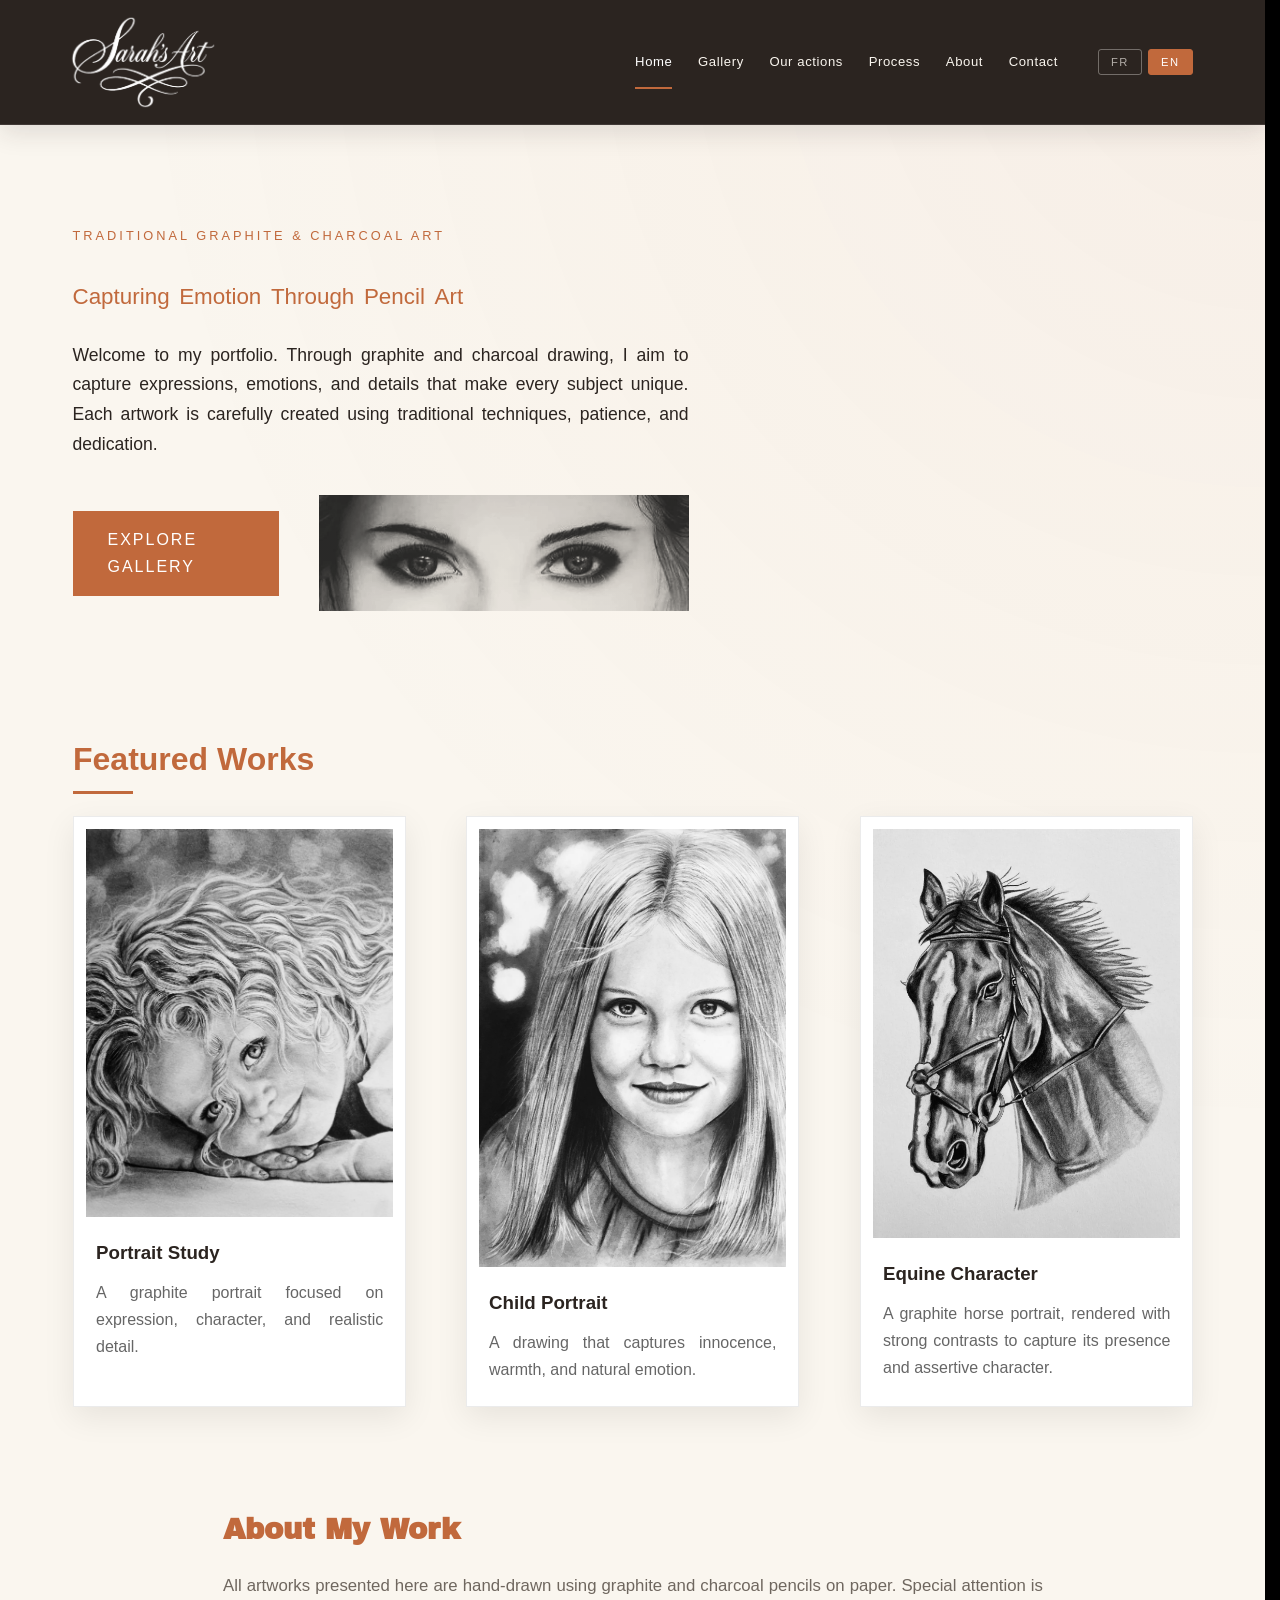
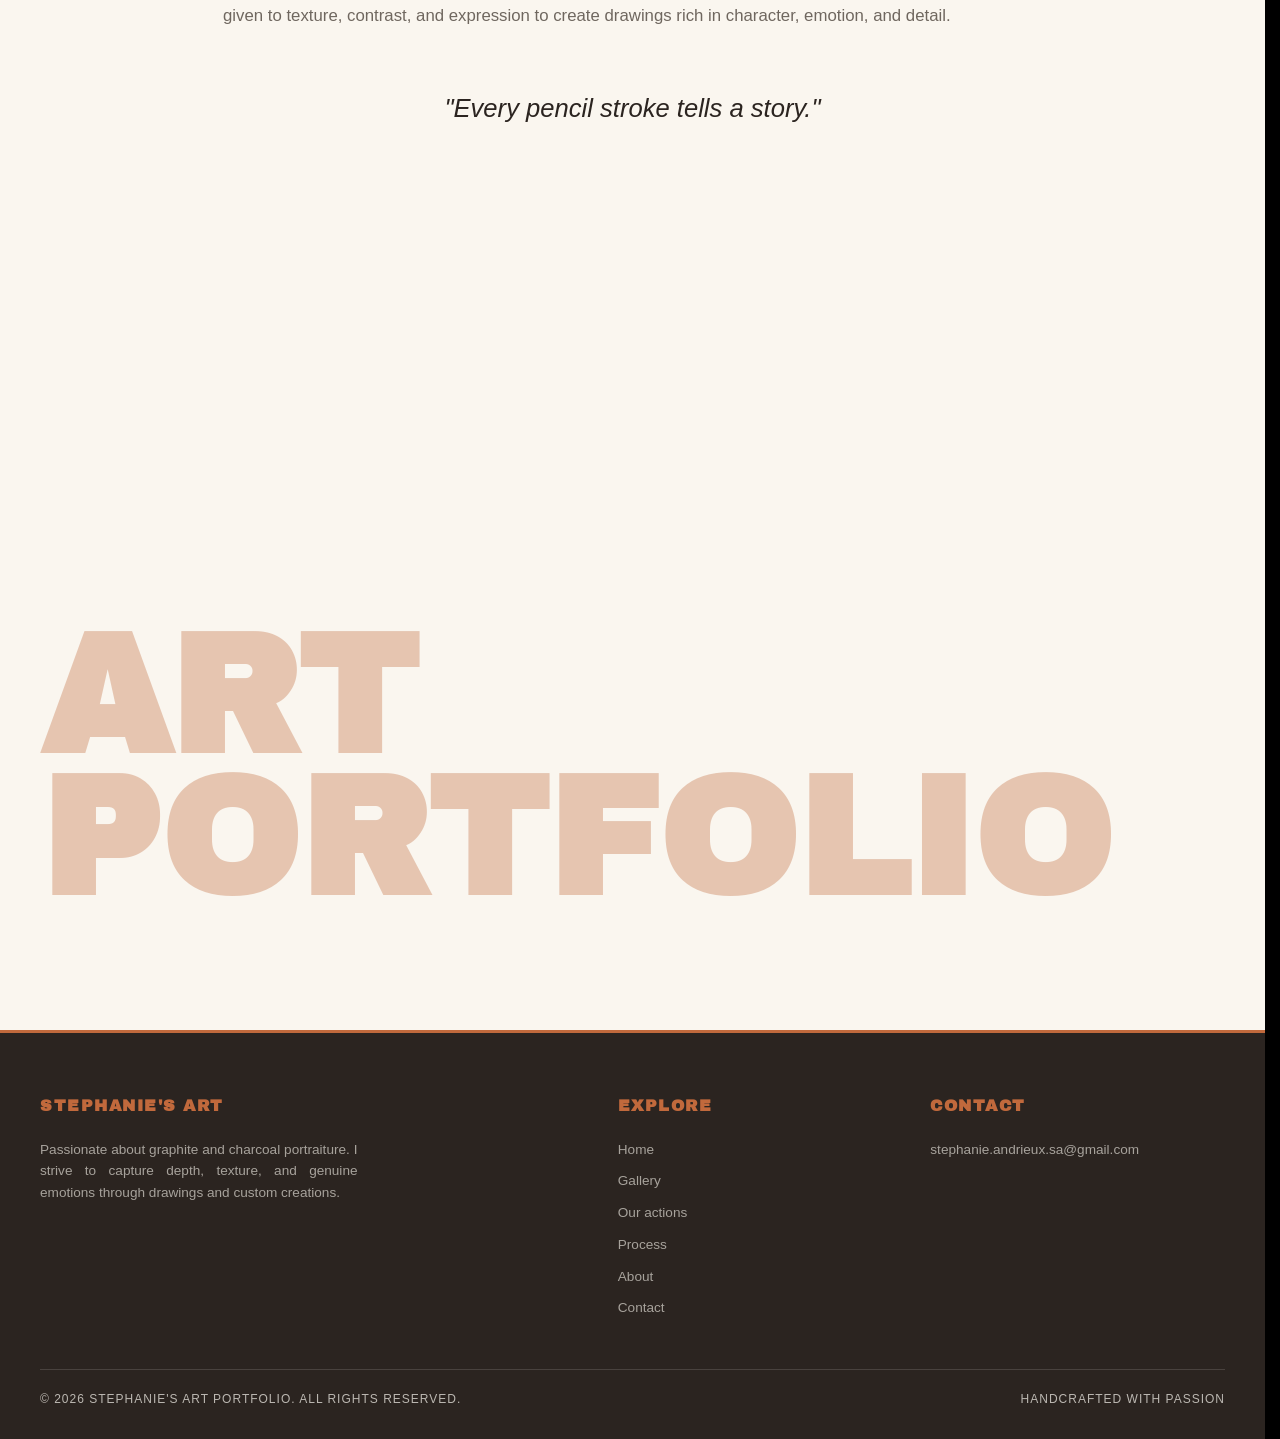
<file: index.html>
<!DOCTYPE html>
<html lang="en">

<head>
    <meta charset="UTF-8">
    <meta name="viewport" content="width=device-width, initial-scale=1.0">
    <title>Stephanie’s Art Portfolio</title>

    <script>
        (function () {
            try {
                if (sessionStorage.getItem('splashShown')) {
                    document.documentElement.classList.add('splash-skipped');
                }
            } catch (e) { }
            var l;
            try { l = localStorage.getItem('stephanie-art-lang'); } catch (e) { }
            if (l !== 'en' && l !== 'fr') { l = (navigator.language || '').slice(0, 2) === 'fr' ? 'fr' : 'en'; }
            document.documentElement.lang = l;
            document.documentElement.classList.add('i18n-loading');
        })();
    </script>
    <style>
        html {
            background: #000;
        }
        html.splash-skipped {
            background: #faf6ef !important;
        }
        html.splash-skipped #splash {
            display: none !important;
        }
    </style>

    <link rel="icon" type="image/webp" href="Images/Logo.webp">
    <link rel="canonical" href="https://stephanie-andrieux.github.io/gallery/">

    <meta property="og:type" content="website">
    <meta property="og:site_name" content="Stephanie’s Art Portfolio">
    <meta property="og:title" content="Stephanie’s Art Portfolio">
    <meta property="og:url" content="https://stephanie-andrieux.github.io/gallery/">
    <meta property="og:image" content="https://stephanie-andrieux.github.io/gallery/Images/Dessin1.webp">
    <meta property="og:image:secure_url" content="https://stephanie-andrieux.github.io/gallery/Images/Dessin1.webp">
    <meta property="og:image:type" content="image/webp">
    <meta property="og:image:alt" content="Portrait au crayon d’une petite fille">
    <meta property="og:locale" content="en_US">
    <meta property="og:locale:alternate" content="fr_FR">

    <meta name="twitter:card" content="summary_large_image">
    <meta name="twitter:title" content="Stephanie’s Art Portfolio">
    <meta name="twitter:image" content="https://stephanie-andrieux.github.io/gallery/Images/Dessin1.webp">

    <link rel="preconnect" href="https://fonts.googleapis.com">
    <link rel="preconnect" href="https://fonts.gstatic.com" crossorigin>
    <link href="https://fonts.googleapis.com/css2?family=Archivo+Black&display=swap" rel="stylesheet" media="print"
        onload="this.media='all'">
    <noscript>
        <link href="https://fonts.googleapis.com/css2?family=Archivo+Black&display=swap" rel="stylesheet">
    </noscript>
    <link rel="stylesheet" href="language.css">
    <link rel="stylesheet" href="site-shell.css">
    
    <style>
        /* =========================
           SPLASH SCREEN
        ========================= */
        .splash-screen {
            position: fixed;
            top: 0;
            left: 0;
            width: 100%;
            height: 100%;
            background: #000;
            display: flex;
            align-items: center;
            justify-content: center;
            z-index: 9999;
            transition: opacity 0.8s ease, visibility 0.8s ease;
        }

        .splash-screen.hidden {
            opacity: 0;
            visibility: hidden;
        }

        .splash-screen img {
            max-width: 50%;
            max-height: 50%;
            animation: fadeInScale 1.5s ease;
        }

        @keyframes fadeInScale {
            from {
                opacity: 0;
                transform: scale(0.8);
            }

            to {
                opacity: 1;
                transform: scale(1);
            }
        }

        * {
            margin: 0;
            padding: 0;
            box-sizing: border-box;
        }

        html {
            scroll-behavior: smooth;
        }

        body {
            font-family: 'Arial', sans-serif;
            background:
                radial-gradient(circle at top right,
                    rgba(193, 105, 60, 0.05),
                    transparent 35%),
                #faf6ef;
            color: #2b2420;
            line-height: 1.7;
            overflow-x: clip;
        }

        /* Navigation styles managed centrally by site-shell.css */

        /* =========================
           HERO
        ========================= */

        .hero {
            max-width: 1200px;
            margin: auto;
            padding: 100px 40px 80px;
            animation: fadeIn 0.8s ease;
            display: flex;
            align-items: flex-start;
            justify-content: space-between;
            gap: 40px;
        }

        .hero-content {
            flex: 1;
            min-width: 0;
            max-width: 55%;
        }

        .intro {
            color: #c1693c;
            text-transform: uppercase;
            letter-spacing: 3px;
            font-size: 0.8rem;
            margin-bottom: 10px;

            opacity: 0;
            animation: fadeIn .6s ease forwards;
            animation-delay: 1.6s;
        }

        .hero h1 {
            font-family: 'Archivo Black', sans-serif;
            font-size: clamp(1.35rem, 5.8vw, 6rem);
            line-height: 1.2;
            margin-bottom: 15px;
            padding-bottom: 0.06em;
            text-shadow: 0 8px 20px rgba(0, 0, 0, 0.08);
            white-space: nowrap;
            overflow: visible;
            max-width: 100%;
            opacity: 0;
        }

        .hero h1.typing-active {
            opacity: 1;
        }

        .typed-cursor {
            animation: blinkCursor 0.8s step-end infinite;
            font-weight: 400;
        }

        @keyframes blinkCursor {

            0%,
            100% {
                opacity: 1;
            }

            50% {
                opacity: 0;
            }
        }

        .true-focus-wrapper {
            display: flex;
            gap: 0.6rem;
            align-items: center;
            flex-wrap: wrap;
            margin-bottom: 25px;
            opacity: 0;
            animation: fadeIn 0.6s ease forwards;
            animation-delay: 2.2s;
        }

        .focus-word {
            position: relative;
            font-size: 1.4rem;
            font-family: 'Arial', sans-serif;
            font-weight: normal;
            color: #c1693c;
            cursor: default;
            transition: filter 0.5s ease, color 0.5s ease;
        }

        .focus-word.blurred {
            filter: blur(5px);
            color: #999;
        }

        .focus-word.focused {
            filter: blur(0px);
            color: #c1693c;
        }

        .focus-word.focused::before,
        .focus-word.focused::after {
            content: "";
            position: absolute;
            width: 10px;
            height: 10px;
            border-color: #c1693c;
            border-style: solid;
            transition: all 0.3s ease;
        }

        .focus-word.focused::before {
            top: -4px;
            left: -6px;
            border-width: 2px 0 0 2px;
        }

        .focus-word.focused::after {
            bottom: -4px;
            right: -6px;
            border-width: 0 2px 2px 0;
        }

        .hero-text {
            max-width: 700px;
            font-size: 1.1rem;
            margin-bottom: 35px;
            text-align: justify;
            opacity: 0;
            animation: fadeIn 0.6s ease forwards;
            animation-delay: 2.7s;
        }

        .btn-gallery {
            display: inline-block;
            padding: 15px 35px;
            background: #c1693c;
            color: white;
            text-decoration: none;
            text-transform: uppercase;
            letter-spacing: 2px;
            transition: 0.4s;
            opacity: 0;
            animation: fadeIn 0.6s ease forwards;
            animation-delay: 3.1s;
            position: relative;
            overflow: hidden;
        }

        .btn-gallery::before {
            content: "";
            position: absolute;
            top: 0;
            left: -120%;
            width: 100%;
            height: 100%;
            background: rgba(255, 255, 255, 0.2);
            transform: skewX(-25deg);
        }

        .btn-gallery:hover::before {
            left: 120%;
            transition: .7s;
        }

        .btn-gallery:hover {
            transform: translateY(-4px);
            box-shadow: 0 15px 30px rgba(193, 105, 60, 0.35);
        }

        .btn-eyes-row {
            display: flex;
            align-items: center;
            gap: 40px;
        }

        .eyes-hero {
            width: 60%;
            max-width: 800px;
            min-width: 150px;
            opacity: 0;
            mix-blend-mode: multiply;
            flex-shrink: 0;
            will-change: transform;
            animation: fadeInEyes 0.6s ease forwards;
            animation-delay: 3.3s;
        }

        @keyframes fadeInEyes {
            from {
                opacity: 0;
            }

            to {
                opacity: 0.85;
            }
        }

        /* =========================
           FEATURED WORKS
        ========================= */

        .featured {
            max-width: 1200px;
            margin: auto;
            padding: 40px;
        }

        .section-title {
            color: #c1693c;
            margin-bottom: 30px;
            font-size: 2rem;
            position: relative;
            display: inline-block;
        }

        .section-title::after {
            content: "";
            position: absolute;
            left: 0;
            bottom: -8px;
            width: 0;
            height: 3px;
            background: #c1693c;
            animation: drawLine 0.8s ease forwards;
            animation-delay: 0.5s;
        }

        @keyframes drawLine {
            to { width: 60px; }
        }

        .featured-grid {
            display: grid;
            grid-template-columns: repeat(auto-fit, minmax(280px, 1fr));
            gap: 60px;
        }

        .art-card {
            background: white;
            padding: 12px;
            border: 1px solid rgba(0, 0, 0, 0.08);
            box-shadow: 0 10px 30px rgba(0, 0, 0, 0.08);
            overflow: hidden;
            transition: transform .5s ease, box-shadow .5s ease;
        }

        .art-card:hover {
            transform: translateY(-8px);
            box-shadow: 0 20px 50px rgba(0, 0, 0, 0.15);
        }

        .art-card img {
            width: 100%;
            height: auto;
            display: block;
            filter: grayscale(100%);
            transition: transform .8s ease, filter .8s ease;
        }

        .art-card:hover img {
            transform: scale(1.03);
            filter: grayscale(0%) contrast(115%);
        }

        .art-card-content {
            padding: 20px 10px 10px;
        }

        .art-card h3 {
            margin-bottom: 10px;
        }

        .art-card p {
            color: #666;
            text-align: justify;
        }

        /* =========================
           ABOUT
        ========================= */

        .about-preview {
            max-width: 900px;
            margin: 60px auto 20px;
            padding: 0 40px;
        }

        .about-preview p {
            text-align: justify;
            text-justify: inter-word;
            line-height: 1.8;
            color: #6f675f;
            font-size: 1.05rem;
        }

        .about-preview h2 {
            font-family: 'Archivo Black', sans-serif;
            font-size: 1.8rem;
            color: #c1693c;
            margin-bottom: 16px;
        }

        .quote {
            text-align: center;
            padding: 35px 30px;
            font-size: 1.6rem;
            font-style: italic;
            color: #2b2420;
            transition: .4s;
        }

        .quote:hover {
            transform: scale(1.02);
            letter-spacing: 0.5px;
        }

        /* =========================
           BEYOND THE DRAWING
        ========================= */

        .beyond-drawing {
            max-width: 900px;
            margin: 10px auto 50px;
            padding: 0 40px;
        }

        .beyond-title {
            font-family: 'Archivo Black', sans-serif;
            font-size: 1.8rem;
            color: #c1693c;
            margin-bottom: 16px;
            position: relative;
            display: inline-block;
        }

        .beyond-title::after {
            content: '';
            position: absolute;
            left: 0;
            bottom: -8px;
            width: 0;
            height: 3px;
            background: #c1693c;
            animation: drawLine 0.8s ease forwards;
            animation-delay: 0.5s;
        }

        .beyond-lead {
            font-size: 1.1rem;
            font-weight: 600;
            color: #2b2420;
            margin-bottom: 14px;
            line-height: 1.6;
            text-align: justify;
            text-justify: inter-word;
        }

        .beyond-drawing p {
            color: #6f675f;
            text-align: justify;
            text-justify: inter-word;
            line-height: 1.8;
            margin-bottom: 12px;
            font-size: 1.02rem;
        }

        .beyond-drawing p.beyond-conclusion {
            font-family: 'Arial', sans-serif;
            color: #2b2420;
            font-size: 1.5rem;
            font-weight: normal;
            font-style: italic;
            border-left: 3px solid #c1693c;
            padding: 4px 0 4px 22px;
            margin-top: 20px;
            margin-bottom: 0;
            line-height: 1.6;
            text-align: justify;
            text-justify: inter-word;
        }

        .big-tagline {
            padding: 20px 40px 40px;
            overflow: hidden;
        }

        .big-tagline h2 {
            font-family: 'Archivo Black', sans-serif;
            font-size: clamp(3rem, 13vw, 12rem);
            line-height: 0.85;
            color: rgba(193, 105, 60, 0.35);
            text-transform: uppercase;
            animation: floatText 6s ease-in-out infinite;
        }

        .big-tagline:hover h2 {
            letter-spacing: 10px;
        }

        /* =========================
           FOOTER
        ========================= */

        footer {
            background: #2b2420;
            color: rgba(250, 246, 239, 0.7);
            padding: 60px 40px 30px;
            font-size: 0.85rem;
            line-height: 1.6;
        }

        .footer-container {
            max-width: 1200px;
            margin: 0 auto;
            display: grid;
            grid-template-columns: 2fr 1fr 1.2fr;
            gap: 40px;
            margin-bottom: 40px;
        }

        .footer-col h4 {
            color: #c1693c;
            font-family: 'Archivo Black', sans-serif;
            font-size: 1rem;
            text-transform: uppercase;
            letter-spacing: 1.5px;
            margin-bottom: 20px;
        }

        .footer-col p {
            color: rgba(250, 246, 239, 0.6);
            margin-bottom: 12px;
            text-align: justify;
        }

        .footer-col ul {
            list-style: none;
            padding: 0;
        }

        .footer-col ul li {
            margin-bottom: 10px;
        }

        .footer-col a {
            color: rgba(250, 246, 239, 0.6);
            text-decoration: none;
            transition: color 0.3s ease;
        }

        .footer-col a:hover {
            color: #c1693c;
        }

        .footer-bottom {
            max-width: 1200px;
            margin: 0 auto;
            border-top: 1px solid rgba(250, 246, 239, 0.1);
            padding-top: 20px;
            display: flex;
            justify-content: space-between;
            align-items: center;
            flex-wrap: wrap;
            gap: 15px;
            font-size: 0.75rem;
            text-transform: uppercase;
            letter-spacing: 1px;
        }

        /* =========================
           ANIMATIONS
        ========================= */

        @keyframes fadeUp {
            from {
                opacity: 0;
                transform: translateY(40px);
            }

            to {
                opacity: 1;
                transform: translateY(0);
            }
        }

        @keyframes floatText {
            0% {
                transform: translateY(0);
            }

            50% {
                transform: translateY(-12px);
            }

            100% {
                transform: translateY(0);
            }
        }

        @keyframes fadeIn {
            to {
                opacity: 1;
            }
        }

        /* =========================
           DELAIS REDUITS SI SPLASH DEJA VU (~1.5s total)
        ========================= */

        .splash-skipped .intro {
            animation-delay: 0.1s;
        }

        .splash-skipped .true-focus-wrapper {
            animation-delay: 0.45s;
        }

        .splash-skipped .hero-text {
            animation-delay: 0.75s;
        }

        .splash-skipped .btn-gallery {
            animation-delay: 1.0s;
        }

        .splash-skipped .eyes-hero {
            animation-delay: 1.1s;
        }

        /* =========================
           PREFERS REDUCED MOTION
        ========================= */

        @media (prefers-reduced-motion: reduce) {
            .splash-screen {
                display: none !important;
            }

            .intro,
            .hero h1,
            .true-focus-wrapper,
            .hero-text,
            .btn-gallery,
            .eyes-hero {
                opacity: 1 !important;
                animation: none !important;
                transition: none !important;
            }

            .typed-cursor {
                display: none !important;
            }

            .focus-word {
                filter: none !important;
                color: #c1693c !important;
                transition: none !important;
            }

            .focus-word.blurred {
                filter: none !important;
                color: #c1693c !important;
            }

            .focus-word.focused::before,
            .focus-word.focused::after {
                display: none !important;
            }

            .big-tagline h2 {
                animation: none !important;
            }
        }

        /* =========================
           MOBILE 768px
        ========================= */

        @media (max-width: 768px) {



            .btn-eyes-row {
                flex-direction: column;
                align-items: stretch;
                gap: 20px;
                width: 70%;
                max-width: 260px;
            }

            .eyes-hero {
                display: block;
                width: 100%;
                max-width: 100%;
                margin: 0;
            }

            .hero {
                flex-direction: column;
                padding: 60px 20px;
            }

            .hero-content {
                max-width: 100%;
            }

            .hero h1 {
                font-size: clamp(1.3rem, 7vw, 3rem);
                white-space: normal;
                line-height: 1.15;
                word-break: keep-all;
            }

            .intro {
                font-size: clamp(0.4rem, 3vw, 0.8rem);
                letter-spacing: clamp(1px, 0.5vw, 3px);
                white-space: normal;
            }

            .true-focus-wrapper {
                gap: 0.4vw;
                flex-wrap: nowrap;
                white-space: nowrap;
            }

            .true-focus-wrapper .focus-word {
                font-size: clamp(0.5rem, 3.2vw, 0.95rem);
            }

            .about-preview {
                margin: 40px auto 15px;
                padding: 0 20px;
            }

            .about-preview h2 {
                font-size: 1.4rem;
            }

            .about-preview p {
                font-size: 0.95rem;
                line-height: 1.65;
            }

            .quote {
                padding: 25px 20px;
                font-size: 1.25rem;
            }

            .beyond-drawing {
                margin: 5px auto 40px;
                padding: 0 20px;
            }

            .beyond-title {
                font-size: 1.4rem;
                margin-bottom: 12px;
            }

            .beyond-lead {
                font-size: 1rem;
                margin-bottom: 10px;
            }

            .beyond-drawing p {
                font-size: 0.95rem;
                line-height: 1.65;
                margin-bottom: 10px;
            }

            .beyond-drawing p.beyond-conclusion {
                font-family: 'Arial', sans-serif;
                font-size: 1.15rem;
                font-weight: bold;
                font-style: italic;
                padding: 2px 0 2px 16px;
                margin-top: 14px;
                line-height: 1.55;
                text-align: justify;
                text-justify: inter-word;
            }

            .big-tagline {
                padding: 20px;
                text-align: left;
                overflow: visible;
            }

            .big-tagline h2 {
                font-size: clamp(2.5rem, 11vw, 6rem);
                line-height: 0.9;
                text-align: left;
            }

            footer {
                padding: 40px 20px 20px;
            }

            .footer-container {
                grid-template-columns: 1fr;
                gap: 30px;
                margin-bottom: 30px;
            }

            .footer-bottom {
                flex-direction: column;
                text-align: center;
            }
        }

        @media (max-width: 480px) {

            .hero h1 {
                font-size: clamp(1.1rem, 4.8vw, 3rem);
            }

            .hero-text {
                font-size: 0.9rem;
            }

            .btn-gallery {
                padding: 12px 28px;
                font-size: 0.85rem;
                display: block;
                text-align: center;
            }

            .section-title {
                font-size: 1.5rem;
            }

            .featured-grid {
                grid-template-columns: 1fr;
            }

            .footer-container {
                gap: 20px;
            }
        }
    </style>
</head>

<body>

    <div class="splash-screen" id="splash">
        <img src="Images/Logo.webp" alt="Stephanie's Art">
    </div>

    <!-- NAV -->
    <nav>
        <img src="Images/Logo.webp" alt="Stephanie's Art" class="logo-img" width="629" height="397">
        <div class="nav-right">
            <div class="nav-links" id="navLinks">
                <a href="index.html" aria-current="page" data-i18n="nav.home">Accueil</a>
                <a href="art.html" data-i18n="nav.gallery">Galerie</a>
                <a href="actions.html" data-i18n="nav.actions">Nos actions</a>
                <a href="process.html" data-i18n="nav.process">Coulisses</a>
                <a href="about.html" data-i18n="nav.about">À propos</a>
                <a href="contact.html" data-i18n="nav.contact">Contact</a>

                <div class="lang-switcher-menu" role="group" data-i18n-attr="aria-label:lang.label">
                    <button type="button" class="lang-btn active" data-lang="fr" aria-pressed="true">FR</button>
                    <button type="button" class="lang-btn" data-lang="en" aria-pressed="false">EN</button>
                </div>
            </div>

            <div class="lang-switcher" role="group" data-i18n-attr="aria-label:lang.label">
                <button type="button" class="lang-btn active" data-lang="fr" aria-pressed="true">FR</button>
                <button type="button" class="lang-btn" data-lang="en" aria-pressed="false">EN</button>
            </div>

            <button class="hamburger" id="hamburger" aria-label="Menu">
                <span></span>
                <span></span>
                <span></span>
            </button>
        </div>
    </nav>
    <script>
        (function () {
            var l = document.documentElement.lang || 'fr';
            if (l === 'en') {
                var t = { 'nav.home': 'Home', 'nav.gallery': 'Gallery', 'nav.actions': 'Our actions', 'nav.process': 'Process', 'nav.about': 'About', 'nav.contact': 'Contact' };
                document.querySelectorAll('nav [data-i18n]').forEach(function (el) {
                    var k = el.getAttribute('data-i18n');
                    if (t[k]) el.textContent = t[k];
                });
                document.querySelectorAll('nav [data-i18n-attr]').forEach(function (el) {
                    var spec = el.getAttribute('data-i18n-attr');
                    if (spec && spec.indexOf('lang.label') !== -1) el.setAttribute('aria-label', 'Choose language');
                });
                document.querySelectorAll('.lang-btn').forEach(function (b) {
                    var isEn = b.getAttribute('data-lang') === 'en';
                    b.classList.toggle('active', isEn);
                    b.setAttribute('aria-pressed', isEn ? 'true' : 'false');
                });
            }
        })();
    </script>

    <section class="hero">
        <div class="hero-content">
            <p class="intro" data-i18n="index.intro">Traditional Graphite & Charcoal Art</p>
            <h1 data-i18n-html="index.title">Hello, I'm Stephanie</h1>
            <div class="true-focus-wrapper" id="trueFocus">
                <span class="focus-word">Capturing</span>
                <span class="focus-word">Emotion</span>
                <span class="focus-word">Through</span>
                <span class="focus-word">Pencil</span>
                <span class="focus-word">Art</span>
            </div>
            <p class="hero-text" data-i18n="index.hero">
                Welcome to my portfolio. Through graphite and charcoal drawing, I aim to capture
                expressions, emotions, and details that make every subject unique.
                Each artwork is carefully created using traditional techniques, patience, and dedication.
            </p>
            <div class="btn-eyes-row">
                <a href="art.html" class="btn-gallery" data-i18n="index.cta">Explore Gallery</a>
                <img src="Images/eyes.webp" alt="Eyes Study" class="eyes-hero">
            </div>
        </div>
    </section>

    <section class="featured reveal">
        <h2 class="section-title" data-i18n="index.featured">Featured Works</h2>
        <div class="featured-grid">
            <div class="art-card reveal" style="--reveal-delay: 0.1s;">
                <img src="Images/Dessin1.webp" alt="Portrait Drawing">
                <div class="art-card-content">
                    <h3 data-i18n="index.card1Title">Portrait Study</h3>
                    <p data-i18n="index.card1Desc">A graphite portrait focused on expression, character, and realistic
                        detail.</p>
                </div>
            </div>
            <div class="art-card reveal" style="--reveal-delay: 0.25s;">
                <img src="Images/Dessin2.webp" alt="Child Portrait">
                <div class="art-card-content">
                    <h3 data-i18n="index.card2Title">Child Portrait</h3>
                    <p data-i18n="index.card2Desc">A drawing that captures innocence, warmth, and natural emotion.</p>
                </div>
            </div>
            <div class="art-card reveal" style="--reveal-delay: 0.4s;">
                <img src="Images/Dessin7.webp" alt="Caractère équin">
                <div class="art-card-content">
                    <h3 data-i18n="index.card3Title">Equine Character</h3>
                    <p data-i18n="index.card3Desc">A graphite horse portrait, rendered with strong contrasts to capture its presence and assertive character.</p>
                </div>
            </div>
        </div>
    </section>

    <section class="about-preview reveal">
        <h2 data-i18n="index.aboutTitle">About My Work</h2>
        <p data-i18n="index.aboutText">
            All artworks presented here are hand-drawn using graphite and charcoal pencils on paper.
            Special attention is given to texture, contrast, and expression in order
            to create drawings rich in character, emotion, and detail.
        </p>
    </section>

    <section class="quote reveal" data-i18n="index.quote">
        "Every pencil stroke tells a story."
    </section>

    <section class="beyond-drawing reveal">
        <h2 class="beyond-title" data-i18n="index.beyondTitle">Beyond the drawing</h2>
        <p class="beyond-lead" data-i18n="index.beyondLead">What if some drawings could tell a story that goes even
            further?</p>
        <p data-i18n="index.beyondP1">Perhaps a story that doesn't end with the final pencil stroke.</p>
        <p data-i18n="index.beyondP2">A story that continues in Algeria, with children we meet in hospitals and care
            centres, through volunteer days designed to bring them a little joy, comfort, and attention.</p>
        <p data-i18n="index.beyondP3">Two of us bring this project to life on a personal, volunteer basis. Profits
            from the sale of drawings help fund these initiatives and the various needs they require.</p>
        <p class="beyond-conclusion" data-i18n="index.beyondP4">Because a drawing can be a piece of art and become the
            starting point for something tangible.</p>
    </section>

    <div class="big-tagline">
        <h2>Art<br>Portfolio</h2>
    </div>

    <footer>
        <div class="footer-container">
            <div class="footer-col">
                <h4 data-i18n="footer.brand">Stephanie's Art</h4>
                <p data-i18n="footer.desc">
                    Passionate about graphite and charcoal portraiture. I strive to capture depth, texture, and genuine
                    emotions through drawings and custom creations.
                </p>
            </div>
            <div class="footer-col">
                <h4 data-i18n="footer.explore">Explore</h4>
                <ul>
                    <li><a href="index.html" data-i18n="nav.home">Home</a></li>
                    <li><a href="art.html" data-i18n="nav.gallery">Gallery</a></li>
                    <li><a href="actions.html" data-i18n="nav.actions">Our actions</a></li>
                    <li><a href="process.html" data-i18n="nav.process">Process</a></li>
                    <li><a href="about.html" data-i18n="nav.about">About</a></li>
                    <li><a href="contact.html" data-i18n="nav.contact">Contact</a></li>
                </ul>
            </div>
            <div class="footer-col">
                <h4 data-i18n="footer.contact">Contact</h4>
                <p><a href="contact.html">stephanie.andrieux.sa@gmail.com</a></p>
            </div>
        </div>
        <div class="footer-bottom">
            <span data-i18n="footer.copyright">© 2026 Stephanie's Art Portfolio. All rights reserved.</span>
            <span data-i18n="footer.tagline">Handcrafted with Passion</span>
        </div>
    </footer>

    <script src="language.js"></script>
    <script src="reveal.js" defer></script>

    <script>
        // Splash screen — uniquement à la première ouverture du site (réduit à ~1.5s)
        (function () {
            var splash = document.getElementById('splash');
            if (!splash) return;

            var alreadyShown;
            try {
                alreadyShown = sessionStorage.getItem('splashShown');
            } catch (e) {
                alreadyShown = null; // ex: navigation privée où sessionStorage est bloqué
            }

            if (alreadyShown) {
                // Déjà affiché pendant cette session -> on le cache tout de suite, sans animation
                splash.style.display = 'none';
                document.documentElement.classList.add('splash-skipped');
            } else {
                // Première visite de la session -> on l'affiche puis on le cache après 1.5s
                window.addEventListener('load', function () {
                    setTimeout(function () {
                        splash.classList.add('hidden');
                    }, 1500); // 1.5 seconde
                });
                try {
                    sessionStorage.setItem('splashShown', 'true');
                } catch (e) { }
            }
        })();
    </script>

    <script>
        (function () {
            var hamburger = document.getElementById('hamburger');
            var navLinks = document.getElementById('navLinks');
            if (!hamburger || !navLinks) return;
            hamburger.addEventListener('click', function () {
                var isOpen = navLinks.classList.toggle('open');
                hamburger.classList.toggle('open', isOpen);
                hamburger.setAttribute('aria-expanded', String(isOpen));
            });
            document.addEventListener('click', function (e) {
                if (!hamburger.contains(e.target) && !navLinks.contains(e.target)) {
                    navLinks.classList.remove('open');
                    hamburger.classList.remove('open');
                    hamburger.setAttribute('aria-expanded', 'false');
                }
            });
            navLinks.querySelectorAll('a').forEach(function (a) {
                a.addEventListener('click', function () {
                    var target = (a.getAttribute('href') || '').split('#')[0].split('?')[0].split('/').pop();
                    var current = (window.location.pathname.split('/').pop() || 'index.html');
                    if (!target || target === current) {
                        navLinks.classList.remove('open');
                        hamburger.classList.remove('open');
                        hamburger.setAttribute('aria-expanded', 'false');
                    }
                });
            });
        })();
    </script>

    <script>
        (function () {
            function fitHeroTitle() {
                var h1 = document.querySelector('.hero h1');
                if (!h1) return;
                var hero = document.querySelector('.hero');
                var maxPx = Math.min(window.innerWidth * 0.115, 96);
                var minPx = 14;
                var size = maxPx;
                h1.style.fontSize = size + 'px';
                var available = hero ? hero.clientWidth - 10 : window.innerWidth - 80;
                while (h1.scrollWidth > available && size > minPx) {
                    size -= 1;
                    h1.style.fontSize = size + 'px';
                }
            }
            window.addEventListener('resize', fitHeroTitle);
            document.addEventListener('languageChanged', fitHeroTitle);
            document.addEventListener('DOMContentLoaded', fitHeroTitle);

            document.addEventListener('DOMContentLoaded', function () {
                var eyesHero = document.querySelector('.eyes-hero');
                var prefersReduced = window.matchMedia && window.matchMedia('(prefers-reduced-motion: reduce)').matches;
                if (!prefersReduced && eyesHero && window.innerWidth > 768) {
                    document.addEventListener('mousemove', function (e) {
                        var x = (e.clientX / window.innerWidth - 0.5) * 18;
                        var y = (e.clientY / window.innerHeight - 0.5) * 8;
                        eyesHero.style.transform = 'translate(' + x + 'px, ' + y + 'px)';
                        eyesHero.style.transition = 'transform 0.4s ease-out';
                    });
                    document.addEventListener('mouseleave', function () {
                        eyesHero.style.transform = 'translate(0px, 0px)';
                    });
                }
            });

            const INTERVAL = 1100;
            let focusInterval = null;

            function startTrueFocus() {
                if (window.matchMedia && window.matchMedia('(prefers-reduced-motion: reduce)').matches) {
                    return;
                }
                if (focusInterval) clearInterval(focusInterval);
                const words = document.querySelectorAll('#trueFocus .focus-word');
                if (!words.length) return;
                let current = 0;
                function applyFocus(index) {
                    words.forEach(function (w, i) {
                        w.classList.remove('focused', 'blurred');
                        w.classList.add(i === index ? 'focused' : 'blurred');
                    });
                }
                function next() {
                    applyFocus(current);
                    current = (current + 1) % words.length;
                }
                var skipped = document.documentElement.classList.contains('splash-skipped');
                var initDelay = skipped ? 400 : 2200;
                setTimeout(function () {
                    next();
                    focusInterval = setInterval(next, INTERVAL);
                }, initDelay);
            }
            document.addEventListener('languageChanged', startTrueFocus);
        })();
    </script>

    <script>
        // Effet machine à écrire pour le titre du Hero
        (function () {
            var h1 = document.querySelector('.hero h1');
            if (!h1) return;

            var firstRun = true;
            var TYPE_SPEED = 40; // ms par caractère (frappe fluide et dynamique)

            function getInitialDelay() {
                var skipped = document.documentElement.classList.contains('splash-skipped');
                return skipped ? 150 : 1750;
            }

            function typeWriterEffect(el, html, speed) {
                var tokens = html.match(/<[^>]+>|[^<]/g) || [];
                el.innerHTML = '';
                var cursor = document.createElement('span');
                cursor.className = 'typed-cursor';
                cursor.textContent = '|';
                el.appendChild(cursor);
                el.classList.add('typing-active');

                var i = 0;
                function step() {
                    if (i < tokens.length) {
                        var tok = tokens[i];
                        if (tok.charAt(0) === '<') {
                            cursor.insertAdjacentHTML('beforebegin', tok);
                        } else {
                            cursor.insertAdjacentText('beforebegin', tok);
                        }
                        i++;
                        setTimeout(step, speed);
                    } else {
                        setTimeout(function () {
                            if (cursor.parentNode) cursor.remove();
                        }, 500);
                    }
                }
                step();
            }

            document.addEventListener('languageChanged', function () {
                var fullHtml = h1.innerHTML;
                if (window.matchMedia && window.matchMedia('(prefers-reduced-motion: reduce)').matches) {
                    h1.classList.remove('typing-active');
                    h1.style.opacity = '1';
                    return;
                }
                var delay = firstRun ? getInitialDelay() : 0;
                firstRun = false;
                h1.innerHTML = '';
                setTimeout(function () {
                    typeWriterEffect(h1, fullHtml, TYPE_SPEED);
                }, delay);
            });
        })();
    </script>

</body>

</html>
</file>
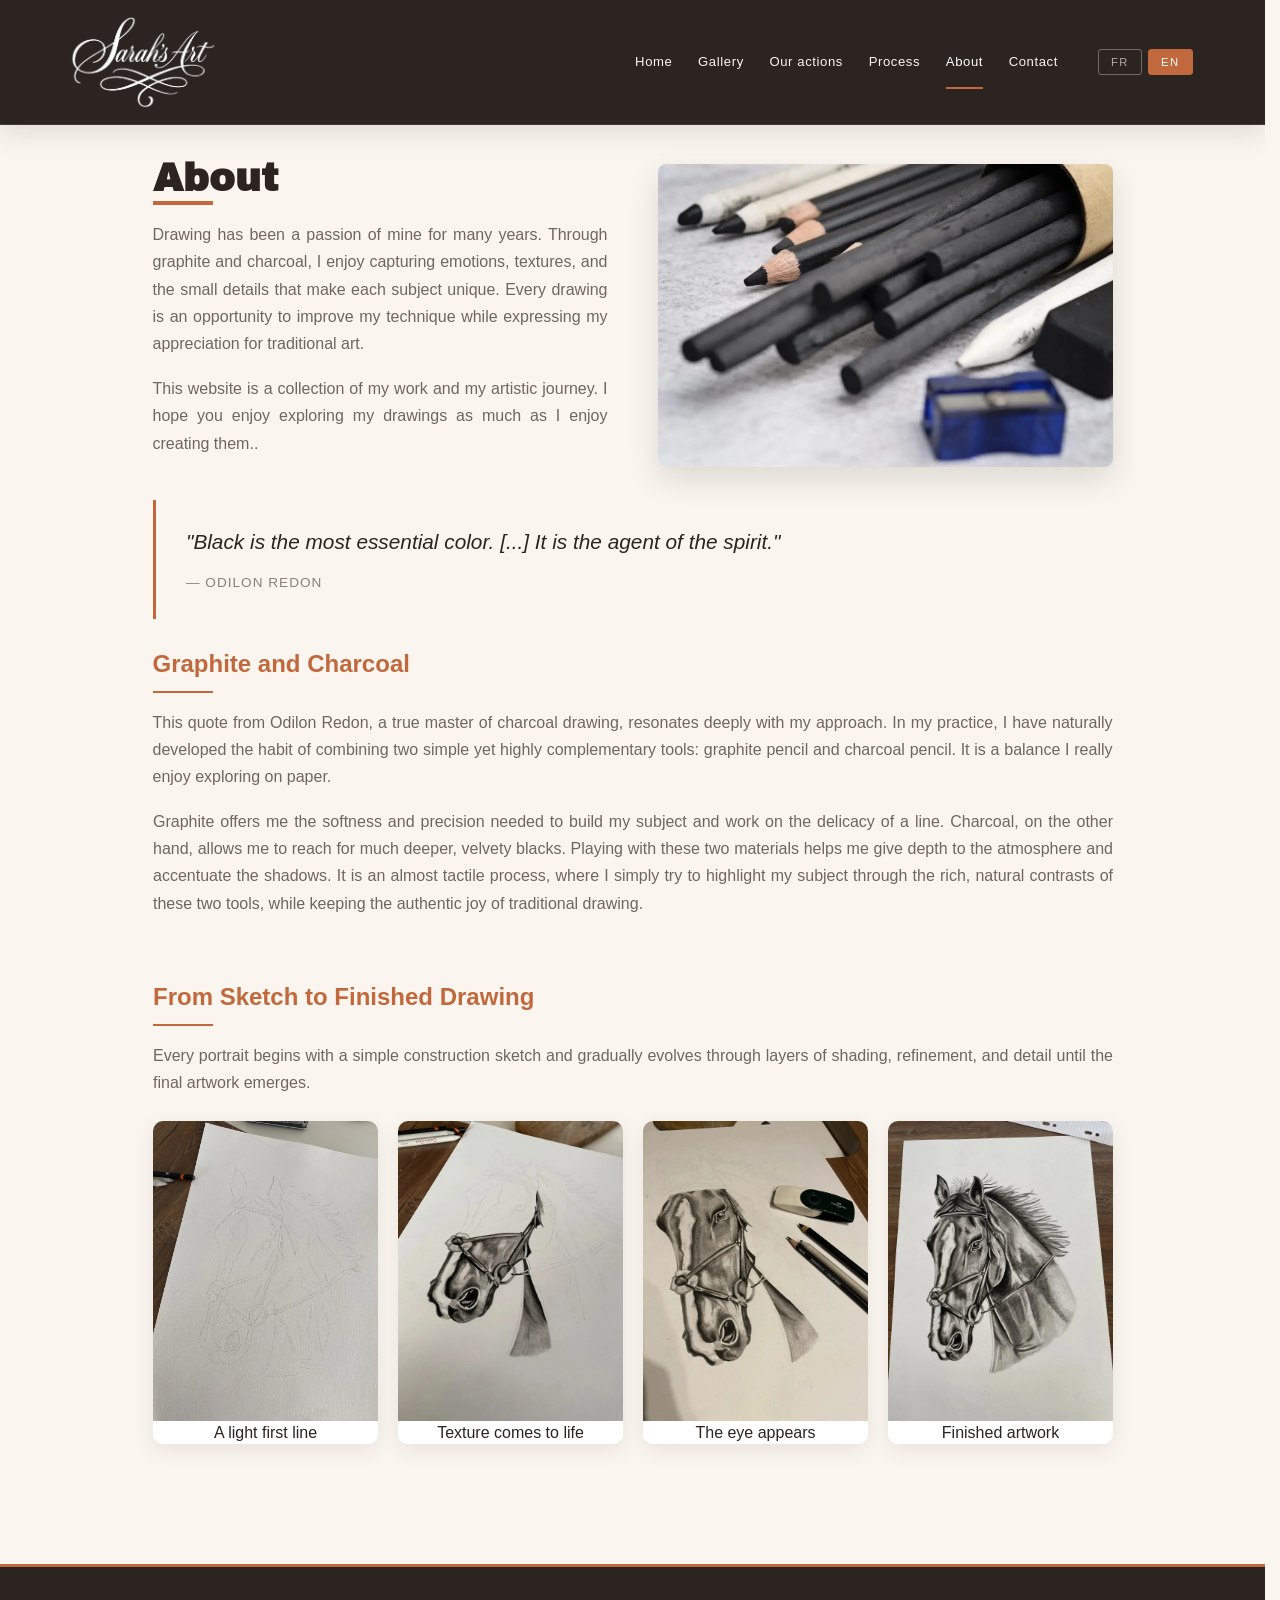
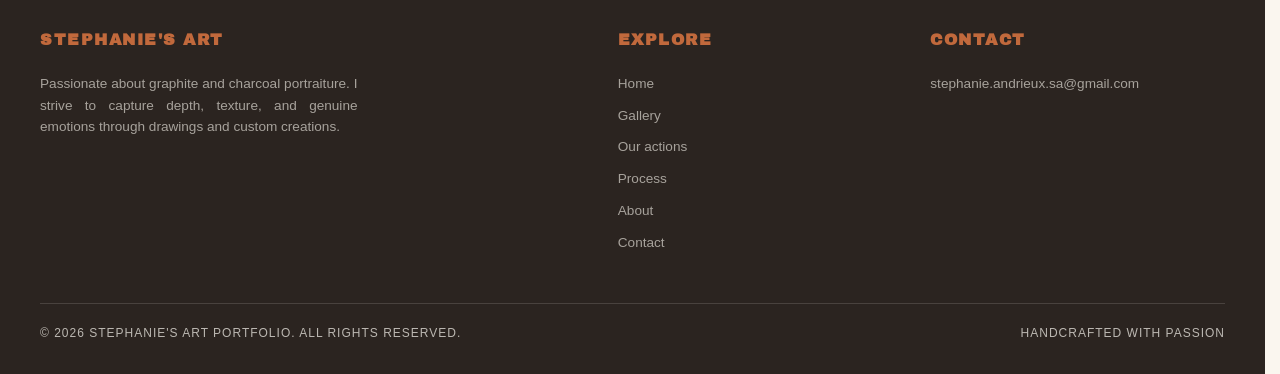
<file: about.html>
<!DOCTYPE html>
<html lang="en">

<head>
  <meta charset="UTF-8" />
  <meta name="viewport" content="width=device-width, initial-scale=1.0">
  <title>About — Stephanie's Art Portfolio</title>
  <meta name="description"
    content="Read about Stephanie's artistic journey, her techniques combining graphite and charcoal, and her traditional drawing studio.">

  <script>(function(){var l;try{l=localStorage.getItem('stephanie-art-lang');}catch(e){}if(l!=='en'&&l!=='fr'){l=(navigator.language||'').slice(0,2)==='fr'?'fr':'en';}document.documentElement.lang=l;document.documentElement.classList.add('i18n-loading');})();</script>

  <link rel="icon" type="image/webp" href="Images/Logo.webp">
  <link rel="canonical" href="https://stephanie-andrieux.github.io/gallery/about.html">

  <meta property="og:type" content="website">
  <meta property="og:site_name" content="Stephanie's Art Portfolio">
  <meta property="og:title" content="About — Stephanie's Art Portfolio">
  <meta property="og:description" content="Read about Stephanie's artistic journey, her techniques combining graphite and charcoal, and her traditional drawing studio.">
  <meta property="og:url" content="https://stephanie-andrieux.github.io/gallery/about.html">
  <meta property="og:image" content="https://stephanie-andrieux.github.io/gallery/Images/Atelier.webp">
  <meta property="og:locale" content="en_US">
  <meta property="og:locale:alternate" content="fr_FR">

  <meta name="twitter:card" content="summary_large_image">
  <meta name="twitter:title" content="About — Stephanie's Art Portfolio">
  <meta name="twitter:description" content="Read about Stephanie's artistic journey, her techniques combining graphite and charcoal, and her traditional drawing studio.">
  <meta name="twitter:image" content="https://stephanie-andrieux.github.io/gallery/Images/Atelier.webp">

  <link href="https://fonts.googleapis.com/css2?family=Archivo+Black&display=swap" rel="stylesheet">
  <link rel="stylesheet" href="language.css">
  <link rel="stylesheet" href="site-shell.css">
  <style>
    * {
      box-sizing: border-box;
      margin: 0;
      padding: 0;
    }

    body {
      font-family: 'Arial', sans-serif;
      background-color: #faf6ef; /* Un rose pastel doux */
      color: #2b2420;
      line-height: 1.7;
      overflow-x: clip;
    }

    /* Navigation styles managed centrally by site-shell.css */

    main {
      max-width: 1000px;
      margin: 0 auto;
      padding: 32px 20px 40px;
      overflow-x: hidden;
    }

    h1 {
      font-family: 'Archivo Black', sans-serif;
      color: #2b2420;
      font-size: 2.4rem;
      line-height: 1.1;
      margin-bottom: 22px;
      position: relative;
      display: inline-block;
    }

    h1::after {
      content: '';
      position: absolute;
      left: 0;
      bottom: -6px;
      height: 4px;
      width: 0;
      background: #c1693c;
      animation: drawLine 0.8s ease forwards;
      animation-delay: 0.5s;
    }

    @keyframes drawLine {
      to {
        width: 60px;
      }
    }

    h2 {
      color: #c1693c;
      padding-bottom: 6px;
      margin-top: 0px;
      margin-bottom: 18px;
      display: inline-block;
      position: relative;
      transition: transform 0.3s ease, letter-spacing 0.3s ease;
      cursor: default;
    }

    h2::after {
      content: '';
      position: absolute;
      left: 0;
      bottom: -2px;
      width: 0;
      height: 2px;
      background: #c1693c;
      animation: drawLine 0.8s ease forwards;
      animation-delay: 0.5s;
    }

    h2:hover {
      transform: translateX(4px);
      letter-spacing: 0.5px;
    }

p {
  margin-bottom: 18px;
  text-align: justify;
  color: #6f675f;
}

    @keyframes fadeUp {
      from {
        opacity: 0;
        transform: translateY(20px);
      }

      to {
        opacity: 1;
        transform: translateY(0);
      }
    }

    .about-text {
      animation: fadeUp 0.8s ease forwards;
    }

    .about-photo {
      opacity: 0;
      animation: fadeUp 0.8s ease forwards;
      animation-delay: 0.2s;
    }

    .about-grid {
      display: grid;
      grid-template-columns: 1fr 1fr;
      gap: 50px;
      align-items: center;
      margin-bottom: 20px;
    }

    .about-photo {
      overflow: hidden;
      border-radius: 8px;
      box-shadow: 0 12px 30px rgba(0, 0, 0, 0.12);
      transition: box-shadow 0.4s ease;
      will-change: transform;
    }

    .about-photo:hover {
      box-shadow: 0 24px 50px rgba(0, 0, 0, 0.22);
    }

    .about-photo img {
      width: 100%;
      display: block;
      transition: transform 0.6s ease, filter 0.6s ease;
    }

    .about-photo:hover img {
      transform: scale(1.08) rotate(0.5deg);
      filter: contrast(1.05) saturate(1.05);
    }

    @media (max-width: 700px) {
      .about-grid {
        grid-template-columns: 1fr;
      }
    }

    blockquote {
      margin: 25px 0;
      padding: 25px 30px;
      border-left: 3px solid #c1693c;
      font-style: italic;
      font-size: 1.3rem;
      line-height: 1.6;
      color: #2b2420;
      transition: border-color 0.3s ease, padding-left 0.3s ease;
    }

    blockquote:hover {
      border-left-color: #8a4423;
      padding-left: 36px;
    }

    blockquote .word {
      opacity: 0;
      display: inline-block;
      animation: fadeUp 0.5s ease forwards;
    }

    blockquote cite {
      display: block;
      margin-top: 14px;
      font-style: normal;
      font-size: 0.85rem;
      letter-spacing: 1px;
      text-transform: uppercase;
      color: #8a8278;
      opacity: 0;
      animation: fadeUp 0.6s ease forwards;
      animation-delay: 1.6s;
    }

    .reveal-on-scroll {
      opacity: 0;
      transform: translateY(24px);
      transition: opacity 0.8s ease, transform 0.8s ease;
    }

    .reveal-on-scroll.visible {
      opacity: 1;
      transform: translateY(0);
    }

    /* =========================
       FOOTER
    ========================= */
    footer {
      background: #2b2420;
      color: rgba(250, 246, 239, 0.7);
      padding: 60px 40px 30px;
      font-size: 0.85rem;
      line-height: 1.6;
    }

    .footer-container {
      max-width: 1200px;
      margin: 0 auto;
      display: grid;
      grid-template-columns: 2fr 1fr 1.2fr;
      gap: 40px;
      margin-bottom: 40px;
    }

    .footer-col h4 {
      color: #c1693c;
      font-family: 'Archivo Black', sans-serif;
      font-size: 1rem;
      text-transform: uppercase;
      letter-spacing: 1.5px;
      margin-bottom: 20px;
    }

    .footer-col p {
      color: rgba(250, 246, 239, 0.6);
      margin-bottom: 12px;
      text-align: justify;
    }

    .footer-col ul {
      list-style: none;
      padding: 0;
    }

    .footer-col ul li {
      margin-bottom: 10px;
    }

    .footer-col a {
      color: rgba(250, 246, 239, 0.6);
      text-decoration: none;
      transition: color 0.3s ease;
    }

    .footer-col a:hover {
      color: #c1693c;
    }

    .footer-bottom {
      max-width: 1200px;
      margin: 0 auto;
      border-top: 1px solid rgba(250, 246, 239, 0.1);
      padding-top: 20px;
      display: flex;
      justify-content: space-between;
      align-items: center;
      flex-wrap: wrap;
      gap: 15px;
      font-size: 0.75rem;
      text-transform: uppercase;
      letter-spacing: 1px;
    }

    /* =========================
       MOBILE
    ========================= */
    /* =========================
   DRAWING PROCESS
========================= */

    .drawing-process {
      margin-top: 60px;
    }

    .process-intro {
      margin-bottom: 25px;
    }

    .process-grid {
      display: grid;
      grid-template-columns: repeat(4, 1fr);
      gap: 20px;
      align-items: end; /* Aligne toutes les cartes par le bas */
    }

    .process-step {
      background: #fff;
      border-radius: 10px;
      overflow: hidden;
      box-shadow: 0 6px 20px rgba(0, 0, 0, 0.08);
      transition: transform 0.3s ease;
      display: flex;
      flex-direction: column;
    }

    .process-step:hover {
      transform: translateY(-5px);
    }

    .process-step .image-container {
      overflow: hidden;
    }

    .process-step img {
      width: 100%;
      height: auto;
      display: block;
    }

    .process-step span {
      display: flex;
      align-items: center;
      justify-content: center;
      text-align: center;
      font-size: 1rem;
      font-weight: normal;
      color: #2b2420;
      line-height: 1.2;
      padding: 2px 3px;
      background-color: #fff;
      white-space: normal; /* Force le texte sur une seule ligne */
    }

    @media (max-width: 768px) {



      footer {
        padding: 40px 20px 20px;
      }

      .footer-container {
        grid-template-columns: 1fr;
        gap: 30px;
        margin-bottom: 30px;
      }

      .footer-bottom {
        flex-direction: column;
        text-align: center;
      }

      .process-grid {
        grid-template-columns: repeat(2, 1fr);
      }
    }
  </style>
</head>

<body>

  <!-- NAV -->
  <nav>
    <img src="Images/Logo.webp" alt="Stephanie's Art" class="logo-img" width="629" height="397">
    <div class="nav-right">
      <div class="nav-links" id="navLinks">
        <a href="index.html" data-i18n="nav.home">Accueil</a>
        <a href="art.html" data-i18n="nav.gallery">Galerie</a>
        <a href="actions.html" data-i18n="nav.actions">Nos actions</a>
        <a href="process.html" data-i18n="nav.process">Coulisses</a>
        <a href="about.html" aria-current="page" data-i18n="nav.about">À propos</a>
        <a href="contact.html" data-i18n="nav.contact">Contact</a>

        <div class="lang-switcher-menu" role="group" data-i18n-attr="aria-label:lang.label">
          <button type="button" class="lang-btn active" data-lang="fr" aria-pressed="true">FR</button>
          <button type="button" class="lang-btn" data-lang="en" aria-pressed="false">EN</button>
        </div>
      </div>

      <div class="lang-switcher" role="group" data-i18n-attr="aria-label:lang.label">
        <button type="button" class="lang-btn active" data-lang="fr" aria-pressed="true">FR</button>
        <button type="button" class="lang-btn" data-lang="en" aria-pressed="false">EN</button>
      </div>

      <button class="hamburger" id="hamburger" aria-label="Menu">
        <span></span>
        <span></span>
        <span></span>
      </button>
    </div>
  </nav>
  <script>
    (function () {
      var l = document.documentElement.lang || 'fr';
      if (l === 'en') {
        var t = { 'nav.home': 'Home', 'nav.gallery': 'Gallery', 'nav.actions': 'Our actions', 'nav.process': 'Process', 'nav.about': 'About', 'nav.contact': 'Contact' };
        document.querySelectorAll('nav [data-i18n]').forEach(function (el) {
          var k = el.getAttribute('data-i18n');
          if (t[k]) el.textContent = t[k];
        });
        document.querySelectorAll('nav [data-i18n-attr]').forEach(function (el) {
          var spec = el.getAttribute('data-i18n-attr');
          if (spec && spec.indexOf('lang.label') !== -1) el.setAttribute('aria-label', 'Choose language');
        });
        document.querySelectorAll('.lang-btn').forEach(function (b) {
          var isEn = b.getAttribute('data-lang') === 'en';
          b.classList.toggle('active', isEn);
          b.setAttribute('aria-pressed', isEn ? 'true' : 'false');
        });
      }
    })();
  </script>

  <main>
    <div class="about-grid">
      <div class="about-text">
        <h1 data-i18n="about.title">About</h1>
        <p data-i18n="about.p1">Drawing has been a passion of mine for many years. Through graphite and charcoal, I enjoy capturing emotions, textures, and the small details that make each subject unique. Every drawing is an opportunity to improve my technique while expressing my appreciation for traditional art.</p>
        <p data-i18n="about.p2">This website is a collection of my work and my artistic journey. I hope you enjoy exploring my drawings as much as I enjoy creating them.</p>
      </div>
      <div class="about-photo">
        <img src="Images/Atelier.webp" alt="My drawing tools" data-i18n-attr="alt:about.photoAlt">
      </div>
    </div>

    <blockquote id="quote" class="reveal"></blockquote>

    <h2 data-i18n="about.section1">Graphite and Charcoal</h2>

    <p data-i18n="about.section1p1">This quote from Odilon Redon, a true master of charcoal drawing, resonates deeply with my approach. In my
      practice, I have naturally developed the habit of combining two simple yet highly complementary tools: graphite
      pencil and charcoal pencil. It is a balance I really enjoy exploring on paper.</p>

    <p class="reveal-on-scroll reveal" data-i18n="about.section1p2">Graphite offers me the softness and precision needed to build my subject and work on the
      delicacy of a line. Charcoal, on the other hand, allows me to reach for much deeper, velvety blacks. Playing with
      these two materials helps me give depth to the atmosphere and accentuate the shadows. It is an almost tactile
      process, where I simply try to highlight my subject through the rich, natural contrasts of these two tools, while
      keeping the authentic joy of traditional drawing.</p>
    <section class="drawing-process reveal-on-scroll reveal">
      <h2 data-i18n="about.processTitle">From Sketch to Finished Drawing</h2>

      <p class="process-intro" data-i18n="about.processIntro">
        Every portrait begins with a simple construction sketch and gradually
        evolves through layers of shading, refinement, and detail until the
        final artwork emerges.
      </p>

      <div class="process-grid">
        <div class="process-step">
          <div class="image-container">
            <img src="Images/Cheval1.webp?v=2" alt="Initial sketch" data-i18n-attr="alt:about.stepAlt1">
          </div>
          <span data-i18n="about.step1">A light first line</span>
        </div>

        <div class="process-step">
          <div class="image-container">
            <img src="Images/Cheval2.webp" alt="Early shading" data-i18n-attr="alt:about.stepAlt2">
          </div>
          <span data-i18n="about.step2">Texture comes to life</span>
        </div>

        <div class="process-step">
          <div class="image-container">
            <img src="Images/Cheval3.webp" alt="Detail development" data-i18n-attr="alt:about.stepAlt3">
          </div>
          <span data-i18n="about.step3">The eye appears</span>
        </div>

        <div class="process-step">
          <div class="image-container">
            <img src="Images/Cheval4.webp" alt="Finished drawing" data-i18n-attr="alt:about.stepAlt4">
          </div>
          <span data-i18n="about.step4">Finished artwork</span>
        </div>
      </div>
    </section>
  </main>

  <script src="language.js"></script>
  <script src="reveal.js" defer></script>
  <script>
    function animateQuote() {
      const quote = document.getElementById('quote');
      if (!quote || !window.SiteI18n) return;

      const text = SiteI18n.t('about.quote');
      const citeText = SiteI18n.t('about.quoteAuthor');
      const words = text.split(' ');

      quote.innerHTML = words
        .map(function (w, i) {
          return '<span class="word" style="animation-delay:' + (0.6 + i * 0.04) + 's">' + w + '</span>';
        })
        .join(' ') + ' <cite>' + citeText + '</cite>';
    }

    document.addEventListener('languageChanged', animateQuote);
    // L'IntersectionObserver est unifié et pris en charge globalement par reveal.js
  </script>

    <script>
    /* ---- Hamburger mobile ---- */
    (function () {
      var hamburger = document.getElementById('hamburger');
      var navLinks  = document.getElementById('navLinks');
      if (!hamburger || !navLinks) return;

      hamburger.addEventListener('click', function () {
        var isOpen = navLinks.classList.toggle('open');
        hamburger.classList.toggle('open', isOpen);
        hamburger.setAttribute('aria-expanded', String(isOpen));
      });

      document.addEventListener('click', function (e) {
        if (!hamburger.contains(e.target) && !navLinks.contains(e.target)) {
          navLinks.classList.remove('open');
          hamburger.classList.remove('open');
          hamburger.setAttribute('aria-expanded', 'false');
        }
      });

      navLinks.querySelectorAll('a').forEach(function (a) {
        a.addEventListener('click', function () {
          var target = (a.getAttribute('href') || '').split('#')[0].split('?')[0].split('/').pop();
          var current = (window.location.pathname.split('/').pop() || 'index.html');
          if (!target || target === current) {
            navLinks.classList.remove('open');
            hamburger.classList.remove('open');
            hamburger.setAttribute('aria-expanded', 'false');
          }
        });
      });
    })();
  </script>

  <footer>
    <div class="footer-container">
      <div class="footer-col">
        <h4 data-i18n="footer.brand">Stephanie's Art</h4>
        <p data-i18n="footer.desc">Passionate about graphite and charcoal portraiture. I strive to capture depth, texture, and genuine emotions through drawings and custom creations.</p>
      </div>
      <div class="footer-col">
        <h4 data-i18n="footer.explore">Explore</h4>
        <ul>
          <li><a href="index.html" data-i18n="nav.home">Home</a></li>
          <li><a href="art.html" data-i18n="nav.gallery">Gallery</a></li>
          <li><a href="actions.html" data-i18n="nav.actions">Our actions</a></li>
          <li><a href="process.html" data-i18n="nav.process">Process</a></li>
          <li><a href="about.html" data-i18n="nav.about">About</a></li>
          <li><a href="contact.html" data-i18n="nav.contact">Contact</a></li>
        </ul>
      </div>
      <div class="footer-col">
        <h4 data-i18n="footer.contact">Contact</h4>
        <p><a href="contact.html">stephanie.andrieux.sa@gmail.com</a></p>
      </div>
    </div>
    <div class="footer-bottom">
      <span data-i18n="footer.copyright">© 2026 Stephanie's Art Portfolio. All rights reserved.</span>
      <span data-i18n="footer.tagline">Handcrafted with Passion</span>
    </div>
  </footer>

</body>

</html>
</file>
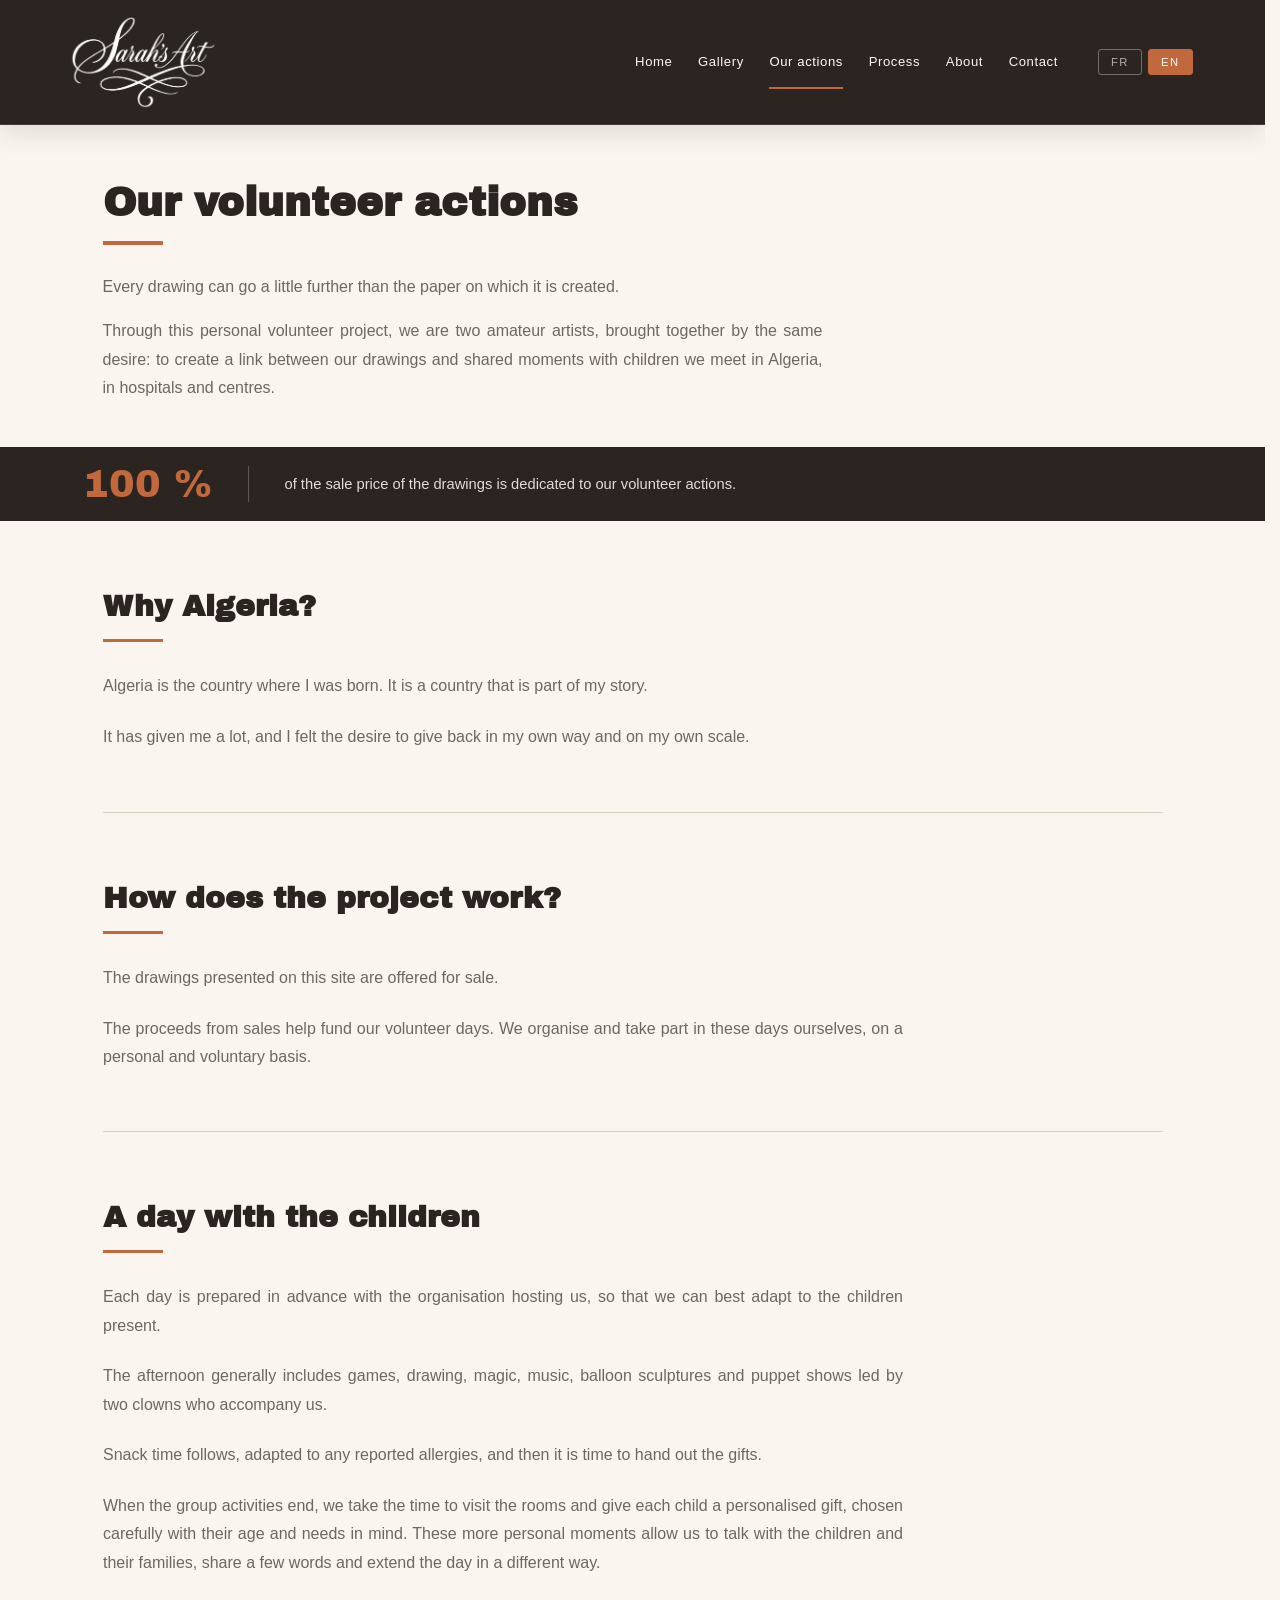
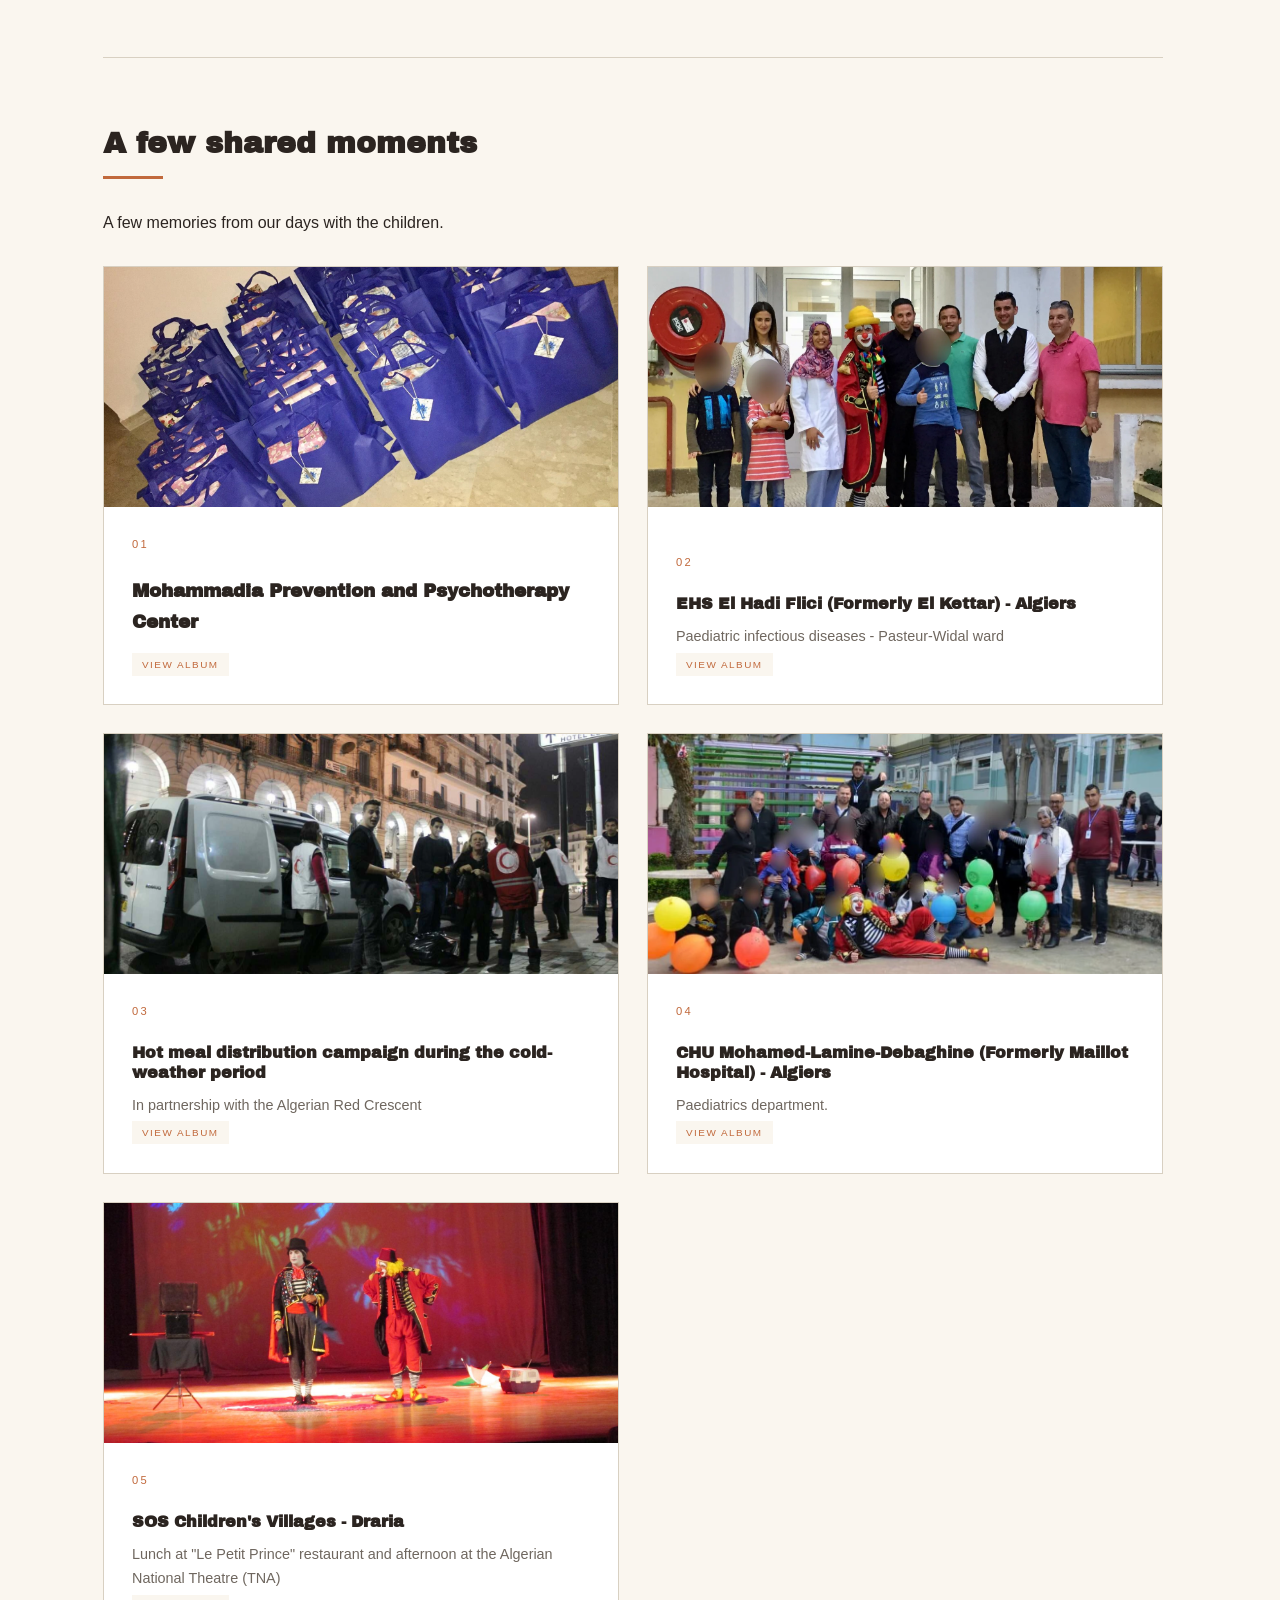
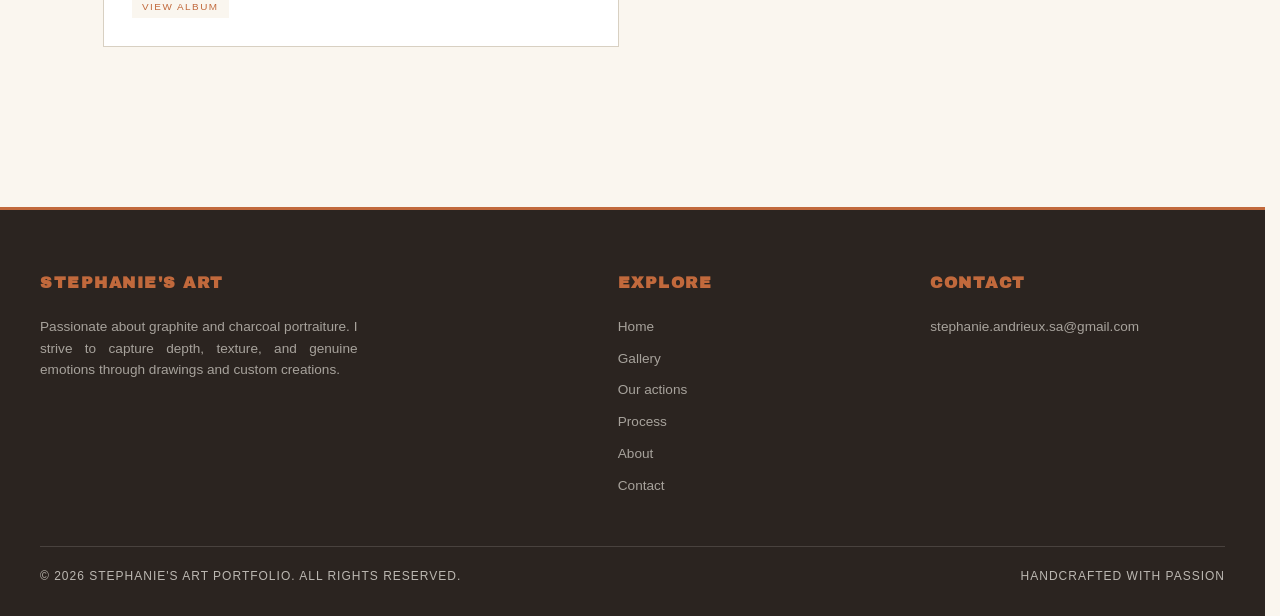
<file: actions.html>
<!DOCTYPE html>
<html lang="en">
<head>
  <meta charset="UTF-8" />
  <meta name="viewport" content="width=device-width, initial-scale=1.0">
  <title>Nos actions &mdash; Stephanie&apos;s Art Portfolio</title>
  <meta name="description" content="Discover how 100% of the profits from Stephanie&apos;s drawings support volunteer initiatives for children in Algeria.">
  <script>(function(){var l;try{l=localStorage.getItem('stephanie-art-lang');}catch(e){}if(l!=='en'&&l!=='fr'){l=(navigator.language||'').slice(0,2)==='fr'?'fr':'en';}document.documentElement.lang=l;document.documentElement.classList.add('i18n-loading');})();</script>
  <link rel="icon" type="image/webp" href="Images/Logo.webp">
  <link rel="canonical" href="https://stephanie-andrieux.github.io/gallery/actions.html">
  <meta property="og:type" content="website">
  <meta property="og:site_name" content="Stephanie&apos;s Art Portfolio">
  <meta property="og:title" content="Our actions &mdash; Stephanie&apos;s Art Portfolio">
  <meta property="og:description" content="Discover how 100% of the profits from Stephanie&apos;s drawings support volunteer initiatives for children in Algeria.">
  <meta property="og:url" content="https://stephanie-andrieux.github.io/gallery/actions.html">
  <meta property="og:locale" content="en_US">
  <meta property="og:locale:alternate" content="fr_FR">
  <link href="https://fonts.googleapis.com/css2?family=Archivo+Black&display=swap" rel="stylesheet">
  <link rel="stylesheet" href="language.css">
  <link rel="stylesheet" href="site-shell.css">

  <style>
    /* ==============================
       RESET & BASE
    ============================== */
    * { box-sizing: border-box; margin: 0; padding: 0; }

    body {
      font-family: Arial, sans-serif;
      background: #faf6ef;
      color: #2b2420;
      line-height: 1.7;
      overflow-x: clip;
    }

    /* Navigation styles managed centrally by site-shell.css */

    /* ==============================
       HERO
    ============================== */
    .actions-hero {
      max-width: 1100px;
      margin: 0 auto;
      padding: 54px 20px 44px;
    }
    .eyebrow {
      color: #c1693c;
      font-size: 0.72rem;
      letter-spacing: 0.22em;
      text-transform: uppercase;
      margin-bottom: 16px;
    }
    h1 {
      font-family: 'Archivo Black', sans-serif;
      color: #2b2420;
      font-size: clamp(1.9rem, 4vw, 2.5rem);
      line-height: 1.2;
    }
    h1::after {
      content: "";
      display: block;
      width: 0;
      height: 4px;
      margin-top: 14px;
      background: #c1693c;
      animation: drawLine 0.8s ease forwards;
      animation-delay: 0.5s;
    }

    @keyframes drawLine {
      to { width: 60px; }
    }
    .hero-body {
      max-width: 720px;
      margin-top: 28px;
    }
    .hero-body p {
      color: #6f675f;
      font-size: 1rem;
      line-height: 1.78;
      text-align: justify;
      text-justify: inter-word;
    }
    .hero-body p + p { margin-top: 16px; }

    /* ==============================
       BANDEAU NOIR
    ============================== */
    .impact-band {
      background: #2b2420;
      padding: 18px 40px;
    }
    .impact-inner {
      max-width: 1100px;
      margin: 0 auto;
      display: flex;
      align-items: center;
      gap: 36px;
    }
    .impact-number {
      font-family: 'Archivo Black', sans-serif;
      color: #c1693c;
      font-size: clamp(1.8rem, 3vw, 2.6rem);
      line-height: 1;
      white-space: nowrap;
      flex-shrink: 0;
    }
    .impact-divider {
      width: 1px;
      height: 36px;
      background: rgba(250, 246, 239, 0.25);
      flex-shrink: 0;
    }
    .impact-copy {
      color: rgba(250, 246, 239, 0.88);
      font-size: 0.92rem;
      line-height: 1.65;
    }

    /* ==============================
       CONTENU PRINCIPAL
    ============================== */
    .actions-main {
      max-width: 1100px;
      margin: 0 auto;
      padding: 0 20px 80px;
    }

    .content-block {
      padding-top: 60px;
      margin-top: 60px;
      border-top: 1px solid #d8d0c2;
    }
    .content-block:first-child {
      border-top: none;
      margin-top: 0;
      padding-top: 60px;
    }

    h2 { font-family: 'Archivo Black', sans-serif; color: #2b2420; }

    .content-block h2 {
      font-size: clamp(1.35rem, 2.5vw, 1.85rem);
      margin-bottom: 8px;
      position: relative;
      display: inline-block;
    }
    .content-block h2::after {
      content: '';
      display: block;
      width: 0;
      height: 3px;
      background: #c1693c;
      margin-top: 8px;
      animation: drawLine 0.8s ease forwards;
      animation-delay: 0.5s;
    }
    .content-block p {
      max-width: 800px;
      color: #6f675f;
      font-size: 1rem;
      line-height: 1.78;
      margin-top: 22px;
      text-align: justify;
      text-justify: inter-word;
    }

    /* ==============================
       NOS ACTIONS SUR LE TERRAIN
    ============================== */
    .event-gallery {
      margin-top: 80px;
      padding-top: 60px;
      border-top: 1px solid #d8d0c2;
    }
    .event-gallery-header h2 {
      font-size: clamp(1.35rem, 2.5vw, 1.85rem);
      margin-bottom: 8px;
      position: relative;
      display: inline-block;
    }
    .event-gallery-header h2::after {
      content: '';
      display: block;
      width: 0;
      height: 3px;
      background: #c1693c;
      margin-top: 8px;
      animation: drawLine 0.8s ease forwards;
      animation-delay: 0.5s;
    }
    .event-gallery-intro {
      max-width: 720px;
      margin-top: 22px;
      margin-bottom: 28px;
    }
    .event-gallery-intro p {
      color: #2b2420;
      font-size: 1rem;
      line-height: 1.78;
      text-align: justify;
      text-justify: inter-word;
    }
    .event-gallery-intro p + p { margin-top: 16px; }
    .event-gallery-quote {
      margin-top: 22px;
      padding-left: 22px;
      border-left: 3px solid #c1693c;
      color: #2b2420;
      font-size: 1rem;
      font-style: italic;
      line-height: 1.72;
    }
    .albums-label {
      font-family: 'Archivo Black', sans-serif;
      font-size: 0.72rem;
      letter-spacing: 0.22em;
      text-transform: uppercase;
      color: #c1693c;
      margin-top: 50px;
      margin-bottom: 24px;
    }

    /* Albums */
    .event-albums {
      display: grid;
      grid-template-columns: repeat(2, 1fr);
      gap: 28px;
    }
    .event-album {
      min-height: 360px;
      padding: 28px;
      border: 1px solid #d8d0c2;
      background: #fff;
      display: flex;
      flex-direction: column;
      justify-content: space-between;
      transition: transform 0.3s ease, box-shadow 0.3s ease, border-color 0.3s ease;
    }
    .event-album.has-photos { padding: 0; overflow: hidden; cursor: pointer; }
    .event-album.has-photos .event-album-body { padding: 22px 28px 28px; }
    .event-album:hover { transform: translateY(-5px); border-color: #c1693c; box-shadow: 0 14px 30px rgba(43,36,32,0.1); }
    .event-album-cover { width: 100%; height: 240px; display: block; object-fit: cover; }
    .event-album-number { color: #c1693c; font-size: 0.7rem; letter-spacing: 0.2em; }
    .event-album h3 {
      font-family: 'Archivo Black', sans-serif;
      font-size: 1.15rem;
      color: #2b2420;
      margin: 20px 0 10px;
    }
    .event-album.long-title h3 { font-size: 1rem; line-height: 1.25; }
    .event-album p { color: #6f675f; font-size: 0.9rem; margin: 0; }
    .event-album-status {
      align-self: flex-start;
      margin-top: 25px;
      padding: 6px 10px;
      background: #faf6ef;
      color: #c1693c;
      font-size: 0.62rem;
      letter-spacing: 0.15em;
      text-transform: uppercase;
    }

    /* ==============================
       MODALS
    ============================== */
    .album-modal {
      position: fixed;
      inset: 0;
      z-index: 2500;
      display: flex;
      align-items: center;
      justify-content: center;
      padding: 24px;
      background: rgba(43,36,32,0.94);
      opacity: 0;
      pointer-events: none;
      transition: opacity 0.3s ease;
    }
    .album-modal.open { opacity: 1; pointer-events: auto; }
    .album-modal-content { position: relative; width: min(100%, 900px); }
    .album-modal-image { width: 100%; height: min(78vh, 680px); display: block; object-fit: contain; background: #2b2420; }
    .album-modal-close,
    .album-modal-control {
      position: absolute;
      border: 1px solid rgba(250,246,239,0.55);
      border-radius: 50%;
      background: rgba(43,36,32,0.75);
      color: #faf6ef;
      cursor: pointer;
    }
    .album-modal-close { top: -18px; right: -18px; width: 38px; height: 38px; font-size: 1.3rem; }
    .album-modal-control { top: 50%; transform: translateY(-50%); width: 44px; height: 44px; font-size: 1.5rem; }
    .album-modal-control.prev { left: 16px; }
    .album-modal-control.next { right: 16px; }
    .album-modal-close:hover,
    .album-modal-control:hover { background: #c1693c; border-color: #c1693c; }
    .album-modal-meta {
      display: flex;
      justify-content: space-between;
      color: #faf6ef;
      font-size: 0.72rem;
      letter-spacing: 0.12em;
      text-transform: uppercase;
      padding-top: 12px;
    }

    /* ==============================
       FOOTER
    ============================== */
    footer {
      background: #2b2420;
      color: rgba(250, 246, 239, 0.7);
      padding: 60px 40px 30px;
      font-size: 0.85rem;
      line-height: 1.6;
    }
    .footer-container {
      max-width: 1200px;
      margin: 0 auto 40px;
      display: grid;
      grid-template-columns: 2fr 1fr 1.2fr;
      gap: 40px;
    }
    .footer-col h4 {
      color: #c1693c;
      font-family: 'Archivo Black', sans-serif;
      font-size: 1rem;
      text-transform: uppercase;
      letter-spacing: 1.5px;
      margin-bottom: 20px;
    }
    .footer-col p { color: rgba(250, 246, 239, 0.6); margin-bottom: 12px; text-align: justify; }
    .footer-col ul { list-style: none; }
    .footer-col li { margin-bottom: 10px; }
    .footer-col a { color: rgba(250, 246, 239, 0.6); text-decoration: none; }
    .footer-col a:hover { color: #c1693c; }
    .footer-bottom {
      max-width: 1200px;
      margin: 0 auto;
      border-top: 1px solid rgba(250, 246, 239, 0.1);
      padding-top: 20px;
      display: flex;
      justify-content: space-between;
      gap: 15px;
      font-size: 0.75rem;
      text-transform: uppercase;
      letter-spacing: 1px;
    }

    /* ==============================
       RESPONSIVE 768px
    ============================== */
    @media (max-width: 768px) {


      .actions-hero { padding: 32px 20px 30px; }
      .impact-band { padding: 16px 20px; }
      .impact-inner { gap: 16px; }
      .impact-number { font-size: 1.8rem; }
      .impact-divider { height: 28px; }

      .actions-main { padding: 0 20px 60px; }
      .content-block { padding-top: 44px; margin-top: 44px; }
      .content-block:first-child { padding-top: 44px; }
      .content-block p { margin-top: 16px; }

      .event-gallery { margin-top: 55px; padding-top: 44px; }
      .event-albums { grid-template-columns: 1fr 1fr; gap: 18px; }
      .event-album { min-height: 300px; }
      .event-album-cover { height: 200px; }
      .event-album.has-photos .event-album-body { padding: 18px; }
      .album-modal { padding: 12px; }
      .album-modal-close { top: -8px; right: -8px; }

      footer { padding: 40px 20px 20px; }
      .footer-container { grid-template-columns: 1fr; gap: 30px; margin-bottom: 30px; }
      .footer-bottom { flex-direction: column; text-align: center; }
    }

    @media (max-width: 480px) {
      .impact-inner { flex-direction: column; align-items: flex-start; gap: 8px; }
      .impact-divider { display: none; }
      .event-albums { grid-template-columns: 1fr; }
    }
  </style>
</head>

<body>

  <!-- NAV -->
  <nav>
    <img src="Images/Logo.webp" alt="Stephanie's Art" class="logo-img" width="629" height="397">
    <div class="nav-right">
      <div class="nav-links" id="navLinks">
        <a href="index.html" data-i18n="nav.home">Accueil</a>
        <a href="art.html" data-i18n="nav.gallery">Galerie</a>
        <a href="actions.html" aria-current="page" data-i18n="nav.actions">Nos actions</a>
        <a href="process.html" data-i18n="nav.process">Coulisses</a>
        <a href="about.html" data-i18n="nav.about">À propos</a>
        <a href="contact.html" data-i18n="nav.contact">Contact</a>

        <div class="lang-switcher-menu" role="group" data-i18n-attr="aria-label:lang.label">
          <button type="button" class="lang-btn active" data-lang="fr" aria-pressed="true">FR</button>
          <button type="button" class="lang-btn" data-lang="en" aria-pressed="false">EN</button>
        </div>
      </div>

      <div class="lang-switcher" role="group" data-i18n-attr="aria-label:lang.label">
        <button type="button" class="lang-btn active" data-lang="fr" aria-pressed="true">FR</button>
        <button type="button" class="lang-btn" data-lang="en" aria-pressed="false">EN</button>
      </div>

      <button class="hamburger" id="hamburger" aria-label="Menu">
        <span></span><span></span><span></span>
      </button>
    </div>
  </nav>
  <script>
    (function () {
      var l = document.documentElement.lang || 'fr';
      if (l === 'en') {
        var t = { 'nav.home': 'Home', 'nav.gallery': 'Gallery', 'nav.actions': 'Our actions', 'nav.process': 'Process', 'nav.about': 'About', 'nav.contact': 'Contact' };
        document.querySelectorAll('nav [data-i18n]').forEach(function (el) {
          var k = el.getAttribute('data-i18n');
          if (t[k]) el.textContent = t[k];
        });
        document.querySelectorAll('nav [data-i18n-attr]').forEach(function (el) {
          var spec = el.getAttribute('data-i18n-attr');
          if (spec && spec.indexOf('lang.label') !== -1) el.setAttribute('aria-label', 'Choose language');
        });
        document.querySelectorAll('.lang-btn').forEach(function (b) {
          var isEn = b.getAttribute('data-lang') === 'en';
          b.classList.toggle('active', isEn);
          b.setAttribute('aria-pressed', isEn ? 'true' : 'false');
        });
      }
    })();
  </script>

  <main>

    <!-- HERO -->
    <section class="actions-hero">
      <h1 data-i18n="actions.title">Nos actions de b&eacute;n&eacute;volat</h1>
      <div class="hero-body">
        <p data-i18n="actions.lead">Chaque dessin peut aller un peu plus loin que le papier sur lequel il est cr&eacute;&eacute;.</p>
        <p data-i18n="actions.intro">&Agrave; travers ce projet personnel et b&eacute;n&eacute;vole, nous sommes deux dessinateurs amateurs, r&eacute;unis autour d&rsquo;une m&ecirc;me envie&nbsp;: cr&eacute;er un lien entre nos dessins et des moments de partage aupr&egrave;s d&rsquo;enfants que nous rencontrons en Alg&eacute;rie, dans des h&ocirc;pitaux et des centres.</p>
      </div>
    </section>

    <!-- BANDEAU NOIR -->
    <div class="impact-band reveal">
      <div class="impact-inner">
        <p class="impact-number">100&nbsp;%</p>
        <div class="impact-divider"></div>
        <p class="impact-copy" data-i18n="actions.impact">du prix de vente des dessins est consacr&eacute; &agrave; nos actions de b&eacute;n&eacute;volat.</p>
      </div>
    </div>

    <!-- CONTENU -->
    <div class="actions-main">

      <!-- Pourquoi l'Algerie ? -->
      <div class="content-block reveal">
        <h2 data-i18n="actions.whyTitle">Pourquoi l&rsquo;Alg&eacute;rie&nbsp;?</h2>
        <p data-i18n="actions.whyP1">L&rsquo;Alg&eacute;rie est le pays o&ugrave; je suis n&eacute;e. C&rsquo;est un pays qui fait partie de mon histoire.</p>
        <p data-i18n="actions.whyP2">Il m&rsquo;a offert beaucoup, et j&rsquo;ai ressenti l&rsquo;envie de donner &agrave; mon tour, &agrave; ma mani&egrave;re et &agrave; mon &eacute;chelle.</p>
      </div>

      <!-- Comment fonctionne le projet ? -->
      <div class="content-block reveal">
        <h2 data-i18n="actions.howTitle">Comment fonctionne le projet&nbsp;?</h2>
        <p data-i18n="actions.howP1">Les dessins pr&eacute;sent&eacute;s sur ce site sont propos&eacute;s &agrave; la vente.</p>
        <p data-i18n="actions.howP2">Les b&eacute;n&eacute;fices issus des ventes contribuent au financement de nos journ&eacute;es de b&eacute;n&eacute;volat. Nous organisons et participons nous-m&ecirc;mes &agrave; ces journ&eacute;es, &agrave; titre personnel et b&eacute;n&eacute;vole.</p>
      </div>

      <!-- Une journee aupres des enfants -->
      <div class="content-block reveal">
        <h2 data-i18n="actions.dayTitle">Une journ&eacute;e aupr&egrave;s des enfants</h2>
        <p data-i18n="actions.dayP1">Chaque journ&eacute;e est pr&eacute;par&eacute;e en amont avec la structure qui nous accueille, afin de nous adapter au mieux aux enfants pr&eacute;sents.</p>
        <p data-i18n="actions.dayP2">L&rsquo;apr&egrave;s-midi est g&eacute;n&eacute;ralement rythm&eacute; par des jeux, du dessin, des tours de magie, de la musique, des sculptures sur ballons et des spectacles de marionnettes, propos&eacute;es par deux clowns qui nous accompagnent.</p>
        <p data-i18n="actions.dayP3">Vient ensuite le temps du go&ucirc;ter, adapt&eacute; aux &eacute;ventuelles allergies signal&eacute;es, puis celui de la remise des cadeaux.</p>
        <p data-i18n="actions.dayP4">Lorsque les animations collectives se terminent, nous prenons le temps de passer dans les chambres pour remettre &agrave; chaque enfant un cadeau personnalis&eacute;, choisi avec attention en tenant compte de son &acirc;ge et de ses besoins. Ces moments plus personnels nous permettent de prendre le temps d&rsquo;&eacute;changer avec les enfants et leurs familles, de partager quelques mots et de prolonger autrement cette journ&eacute;e.</p>
      </div>

      <!-- Nos actions sur le terrain + Albums -->
      <section class="event-gallery reveal" aria-labelledby="event-gallery-title">

        <div class="event-gallery-header">
          <h2 id="event-gallery-title" data-i18n="actions.momentsTitle">Quelques moments partag&eacute;s</h2>
        </div>

        <div class="event-gallery-intro">
          <p data-i18n="actions.momentsText">Quelques souvenirs de nos journ&eacute;es aupr&egrave;s des enfants.</p>
        </div>

        <div class="event-albums">
          <article class="event-album has-photos" id="mohammadia-album" tabindex="0" role="button" aria-controls="album-modal">
            <img class="event-album-cover" src="Images/Mohammadia1.webp" alt="" loading="lazy">
            <div class="event-album-body">
              <span class="event-album-number">01</span>
              <div><h3 data-i18n="actions.album1">Mohammadia</h3></div>
              <span class="event-album-status" data-i18n="actions.albumOpen">Voir l&rsquo;album</span>
            </div>
          </article>
          <article class="event-album has-photos long-title" id="ehs-album" tabindex="0" role="button" aria-controls="ehs-modal">
            <img class="event-album-cover" src="Images/EHS.webp" alt="" loading="lazy">
            <div class="event-album-body">
              <span class="event-album-number">02</span>
              <div>
                <h3 data-i18n="actions.album2">EHS El Hadi Flici (Ex-El Kettar) - Alger</h3>
                <p data-i18n="actions.album2Subtitle">Maladies infectieuses p&eacute;diatriques - Pavillon Pasteur-Widal</p>
              </div>
              <span class="event-album-status" data-i18n="actions.albumOpen">Voir l&rsquo;album</span>
            </div>
          </article>
          <article class="event-album has-photos long-title" id="cra-album" tabindex="0" role="button" aria-controls="cra-modal">
            <img class="event-album-cover" src="Images/CRA.webp" alt="" loading="lazy">
            <div class="event-album-body">
              <span class="event-album-number">03</span>
              <div>
                <h3 data-i18n="actions.album3">Distribution de repas chauds</h3>
                <p data-i18n="actions.album3Subtitle">En partenariat avec le Croissant-Rouge alg&eacute;rien</p>
              </div>
              <span class="event-album-status" data-i18n="actions.albumOpen">Voir l&rsquo;album</span>
            </div>
          </article>
          <article class="event-album has-photos long-title" id="maillot-album" tabindex="0" role="button" aria-controls="maillot-modal">
            <img class="event-album-cover" src="Images/Maillot.webp" alt="" loading="lazy">
            <div class="event-album-body">
              <span class="event-album-number">04</span>
              <div>
                <h3 data-i18n="actions.album4">CHU Mohamed-Lamine-Debaghine (Ex-hôpital Maillot) - Alger</h3>
                <p data-i18n="actions.album4Subtitle">Service de pédiatrie.</p>
              </div>
              <span class="event-album-status" data-i18n="actions.albumOpen">Voir l&rsquo;album</span>
            </div>
          </article>
          <article class="event-album has-photos long-title" id="draria-album" tabindex="0" role="button" aria-controls="draria-modal">
            <img class="event-album-cover" src="Images/TNA1.jpeg" alt="" loading="lazy">
            <div class="event-album-body">
              <span class="event-album-number">05</span>
              <div>
                <h3 data-i18n="actions.album5">SOS Villages d&rsquo;enfants &agrave; Draria</h3>
                <p data-i18n="actions.album5Subtitle">D&eacute;jeuner au restaurant &laquo;&nbsp;Le Petit Prince&nbsp;&raquo; et apr&egrave;s-midi au Th&eacute;&acirc;tre national alg&eacute;rien (TNA)</p>
              </div>
              <span class="event-album-status" data-i18n="actions.albumOpen">Voir l&rsquo;album</span>
            </div>
          </article>
        </div>

      </section>

    </div><!-- /.actions-main -->
  </main>

  <!-- MODALS (inchanges) -->
  <div class="album-modal" id="album-modal" role="dialog" aria-modal="true" aria-labelledby="album-modal-title">
    <div class="album-modal-content">
      <button class="album-modal-close" id="album-modal-close" type="button" aria-label="Close">&times;</button>
      <img class="album-modal-image" id="album-modal-image" src="Images/Mohammadia1.webp" alt="Mohammadia event, photo 1">
      <button class="album-modal-control prev" id="album-prev" type="button" aria-label="Previous photo">&#8249;</button>
      <button class="album-modal-control next" id="album-next" type="button" aria-label="Next photo">&#8250;</button>
      <div class="album-modal-meta"><span id="album-modal-title">Mohammadia</span><span id="album-modal-counter">01 / 16</span></div>
    </div>
  </div>
  <div class="album-modal" id="ehs-modal" role="dialog" aria-modal="true" aria-labelledby="ehs-modal-title">
    <div class="album-modal-content">
      <button class="album-modal-close" id="ehs-modal-close" type="button" aria-label="Close">&times;</button>
      <img class="album-modal-image" id="ehs-modal-image" src="Images/EHS.webp" alt="EHS El Hadi Flici, photo 1">
      <button class="album-modal-control prev" id="ehs-prev" type="button" aria-label="Previous photo">&#8249;</button>
      <button class="album-modal-control next" id="ehs-next" type="button" aria-label="Next photo">&#8250;</button>
      <div class="album-modal-meta"><span id="ehs-modal-title">EHS El Hadi Flici</span><span id="ehs-modal-counter">01 / 15</span></div>
    </div>
  </div>
  <div class="album-modal" id="cra-modal" role="dialog" aria-modal="true" aria-labelledby="cra-modal-title">
    <div class="album-modal-content">
      <button class="album-modal-close" id="cra-modal-close" type="button" aria-label="Close">&times;</button>
      <img class="album-modal-image" id="cra-modal-image" src="Images/CRA.webp" alt="CRA event, photo 1">
      <button class="album-modal-control prev" id="cra-prev" type="button" aria-label="Previous photo">&#8249;</button>
      <button class="album-modal-control next" id="cra-next" type="button" aria-label="Next photo">&#8250;</button>
      <div class="album-modal-meta"><span id="cra-modal-title">CRA</span><span id="cra-modal-counter">01 / 7</span></div>
    </div>
  </div>
  <div class="album-modal" id="maillot-modal" role="dialog" aria-modal="true" aria-labelledby="maillot-modal-title">
    <div class="album-modal-content">
      <button class="album-modal-close" id="maillot-modal-close" type="button" aria-label="Close">&times;</button>
      <img class="album-modal-image" id="maillot-modal-image" src="Images/Maillot.webp" alt="CHU Mohamed-Lamine-Debaghine, photo 1">
      <button class="album-modal-control prev" id="maillot-prev" type="button" aria-label="Previous photo">&#8249;</button>
      <button class="album-modal-control next" id="maillot-next" type="button" aria-label="Next photo">&#8250;</button>
      <div class="album-modal-meta"><span id="maillot-modal-title">CHU Mohamed-Lamine-Debaghine</span><span id="maillot-modal-counter">01 / 11</span></div>
    </div>
  </div>
  <div class="album-modal" id="draria-modal" role="dialog" aria-modal="true" aria-labelledby="draria-modal-title">
    <div class="album-modal-content">
      <button class="album-modal-close" id="draria-modal-close" type="button" aria-label="Close">&times;</button>
      <img class="album-modal-image" id="draria-modal-image" src="Images/TNA1.jpeg" alt="SOS Villages d'enfants à Draria, photo 1">
      <button class="album-modal-control prev" id="draria-prev" type="button" aria-label="Previous photo">&#8249;</button>
      <button class="album-modal-control next" id="draria-next" type="button" aria-label="Next photo">&#8250;</button>
      <div class="album-modal-meta"><span id="draria-modal-title">SOS Villages d&rsquo;enfants &mdash; Draria</span><span id="draria-modal-counter">01 / 11</span></div>
    </div>
  </div>

  <!-- FOOTER -->
  <footer>
    <div class="footer-container">
      <div class="footer-col">
        <h4 data-i18n="footer.brand">Stephanie's Art</h4>
        <p data-i18n="footer.desc">Passionn&eacute;e par le portrait au graphite et au fusain. Je cherche &agrave; capturer profondeur, texture et &eacute;motions &agrave; travers des dessins et des cr&eacute;ations personnalis&eacute;es.</p>
      </div>
      <div class="footer-col">
        <h4 data-i18n="footer.explore">Explorer</h4>
        <ul>
          <li><a href="index.html" data-i18n="nav.home">Home</a></li>
          <li><a href="art.html" data-i18n="nav.gallery">Gallery</a></li>
          <li><a href="actions.html" data-i18n="nav.actions">Nos actions</a></li>
          <li><a href="process.html" data-i18n="nav.process">Process</a></li>
          <li><a href="about.html" data-i18n="nav.about">About</a></li>
          <li><a href="contact.html" data-i18n="nav.contact">Contact</a></li>
        </ul>
      </div>
      <div class="footer-col">
        <h4 data-i18n="footer.contact">Contact</h4>
        <p><a href="contact.html">stephanie.andrieux.sa@gmail.com</a></p>
      </div>
    </div>
    <div class="footer-bottom">
      <span data-i18n="footer.copyright">&copy; 2026 Stephanie's Art Portfolio. All rights reserved.</span>
      <span data-i18n="footer.tagline">Handcrafted with Passion</span>
    </div>
  </footer>

  <script src="language.js"></script>
  <script src="reveal.js" defer></script>

  <!-- Hamburger -->
  <script>
    (function () {
      var hamburger = document.getElementById('hamburger');
      var navLinks  = document.getElementById('navLinks');
      if (!hamburger || !navLinks) return;
      hamburger.addEventListener('click', function () {
        var open = navLinks.classList.toggle('open');
        hamburger.classList.toggle('open', open);
        hamburger.setAttribute('aria-expanded', String(open));
      });
      document.addEventListener('click', function (e) {
        if (!hamburger.contains(e.target) && !navLinks.contains(e.target)) {
          navLinks.classList.remove('open');
          hamburger.classList.remove('open');
          hamburger.setAttribute('aria-expanded', 'false');
        }
      });
      navLinks.querySelectorAll('a').forEach(function (a) {
        a.addEventListener('click', function () {
          var target = (a.getAttribute('href') || '').split('#')[0].split('?')[0].split('/').pop();
          var current = (window.location.pathname.split('/').pop() || 'index.html');
          if (!target || target === current) {
            navLinks.classList.remove('open');
            hamburger.classList.remove('open');
            hamburger.setAttribute('aria-expanded', 'false');
          }
        });
      });
    })();
  </script>

  <!-- Album CRA -->
  <script>
    (function () {
      var sources = ['Images/CRA.webp'].concat(Array.from({ length: 6 }, function (_, i) { return 'Images/CRA' + (i + 1) + '.webp'; }));
      var album = document.getElementById('cra-album');
      var modal = document.getElementById('cra-modal');
      var image = document.getElementById('cra-modal-image');
      var counter = document.getElementById('cra-modal-counter');
      var current = 0;
      if (!album || !modal || !image || !counter) return;
      function show(i) { current = (i + sources.length) % sources.length; image.src = sources[current]; image.alt = 'CRA event, photo ' + (current + 1); counter.textContent = String(current + 1).padStart(2, '0') + ' / ' + sources.length; }
      function open() { modal.classList.add('open'); document.body.style.overflow = 'hidden'; }
      function close() { modal.classList.remove('open'); document.body.style.overflow = ''; }
      album.addEventListener('click', open);
      album.addEventListener('keydown', function (e) { if (e.key === 'Enter' || e.key === ' ') { e.preventDefault(); open(); } });
      document.getElementById('cra-prev').addEventListener('click', function () { show(current - 1); });
      document.getElementById('cra-next').addEventListener('click', function () { show(current + 1); });
      document.getElementById('cra-modal-close').addEventListener('click', close);
      modal.addEventListener('click', function (e) { if (e.target === modal) close(); });
      document.addEventListener('keydown', function (e) { if (!modal.classList.contains('open')) return; if (e.key === 'Escape') close(); if (e.key === 'ArrowLeft') show(current - 1); if (e.key === 'ArrowRight') show(current + 1); });
    })();
  </script>

  <!-- Album Maillot -->
  <script>
    (function () {
      var sources = ['Images/Maillot.webp'].concat(Array.from({ length: 10 }, function (_, i) { return 'Images/Maillot' + (i + 1) + '.webp'; }));
      var album = document.getElementById('maillot-album');
      var modal = document.getElementById('maillot-modal');
      var image = document.getElementById('maillot-modal-image');
      var counter = document.getElementById('maillot-modal-counter');
      var current = 0;
      if (!album || !modal || !image || !counter) return;
      function show(i) { current = (i + sources.length) % sources.length; image.src = sources[current]; image.alt = 'CHU Mohamed-Lamine-Debaghine, photo ' + (current + 1); counter.textContent = String(current + 1).padStart(2, '0') + ' / ' + sources.length; }
      function open() { modal.classList.add('open'); document.body.style.overflow = 'hidden'; }
      function close() { modal.classList.remove('open'); document.body.style.overflow = ''; }
      album.addEventListener('click', open);
      album.addEventListener('keydown', function (e) { if (e.key === 'Enter' || e.key === ' ') { e.preventDefault(); open(); } });
      document.getElementById('maillot-prev').addEventListener('click', function () { show(current - 1); });
      document.getElementById('maillot-next').addEventListener('click', function () { show(current + 1); });
      document.getElementById('maillot-modal-close').addEventListener('click', close);
      modal.addEventListener('click', function (e) { if (e.target === modal) close(); });
      document.addEventListener('keydown', function (e) { if (!modal.classList.contains('open')) return; if (e.key === 'Escape') close(); if (e.key === 'ArrowLeft') show(current - 1); if (e.key === 'ArrowRight') show(current + 1); });
    })();
  </script>

  <!-- Album Draria -->
  <script>
    (function () {
      var sources = [
        'Images/TNA1.jpeg',
        'Images/TNA2.jpeg',
        'Images/TNA3.jpeg',
        'Images/TNA4.jpeg',
        'Images/TNA5.jpeg',
        'Images/TNA6.jpeg',
        'Images/TNA7.jpeg',
        'Images/TNA8.jpeg',
        'Images/TNA9.jpeg',
        'Images/TNA10.jpeg',
        'Images/TNA11.jpeg'
      ];
      var album = document.getElementById('draria-album');
      var modal = document.getElementById('draria-modal');
      var image = document.getElementById('draria-modal-image');
      var counter = document.getElementById('draria-modal-counter');
      var current = 0;
      if (!album || !modal || !image || !counter) return;
      function show(i) {
        current = (i + sources.length) % sources.length;
        image.src = sources[current];
        image.alt = "SOS Villages d'enfants à Draria, photo " + (current + 1);
        counter.textContent = String(current + 1).padStart(2, '0') + ' / ' + sources.length;
      }
      function open() { modal.classList.add('open'); document.body.style.overflow = 'hidden'; }
      function close() { modal.classList.remove('open'); document.body.style.overflow = ''; }
      album.addEventListener('click', open);
      album.addEventListener('keydown', function (e) { if (e.key === 'Enter' || e.key === ' ') { e.preventDefault(); open(); } });
      document.getElementById('draria-prev').addEventListener('click', function () { show(current - 1); });
      document.getElementById('draria-next').addEventListener('click', function () { show(current + 1); });
      document.getElementById('draria-modal-close').addEventListener('click', close);
      modal.addEventListener('click', function (e) { if (e.target === modal) close(); });
      document.addEventListener('keydown', function (e) {
        if (!modal.classList.contains('open')) return;
        if (e.key === 'Escape') close();
        if (e.key === 'ArrowLeft') show(current - 1);
        if (e.key === 'ArrowRight') show(current + 1);
      });
    })();
  </script>

  <!-- Album EHS -->
  <script>
    (function () {
      var sources = ['Images/EHS.webp'].concat(Array.from({ length: 14 }, function (_, i) { return 'Images/EHS' + (i + 1) + '.webp'; }));
      var album = document.getElementById('ehs-album');
      var modal = document.getElementById('ehs-modal');
      var image = document.getElementById('ehs-modal-image');
      var counter = document.getElementById('ehs-modal-counter');
      var current = 0;
      if (!album || !modal || !image || !counter) return;
      function show(i) { current = (i + sources.length) % sources.length; image.src = sources[current]; image.alt = 'EHS El Hadi Flici, photo ' + (current + 1); counter.textContent = String(current + 1).padStart(2, '0') + ' / ' + sources.length; }
      function open() { modal.classList.add('open'); document.body.style.overflow = 'hidden'; }
      function close() { modal.classList.remove('open'); document.body.style.overflow = ''; }
      album.addEventListener('click', open);
      album.addEventListener('keydown', function (e) { if (e.key === 'Enter' || e.key === ' ') { e.preventDefault(); open(); } });
      document.getElementById('ehs-prev').addEventListener('click', function () { show(current - 1); });
      document.getElementById('ehs-next').addEventListener('click', function () { show(current + 1); });
      document.getElementById('ehs-modal-close').addEventListener('click', close);
      modal.addEventListener('click', function (e) { if (e.target === modal) close(); });
      document.addEventListener('keydown', function (e) { if (!modal.classList.contains('open')) return; if (e.key === 'Escape') close(); if (e.key === 'ArrowLeft') show(current - 1); if (e.key === 'ArrowRight') show(current + 1); });
    })();
  </script>

  <!-- Album Mohammadia -->
  <script>
    (function () {
      var sources = [
        'Images/Mohammadia1.webp',
        'Images/Mohammadia2.webp',
        'Images/Mohammadia3.webp',
        'Images/Mohammadia4.webp',
        'Images/Mohammadia5.webp',
        'Images/Mohammadia6.webp',
        'Images/Mohammadia7.webp',
        'Images/Mohammadia8.webp',
        'Images/Mohammadia9.webp',
        'Images/Mohammadia10.webp',
        'Images/Mohammadia11.webp',
        'Images/Mohammadia12.webp',
        'Images/Mohammadia13.webp',
        'Images/Mohammadia14.webp',
        'Images/Mohammadia15.webp',
        'Images/Mohammadia16.webp'
      ];
      var album = document.getElementById('mohammadia-album');
      var modal = document.getElementById('album-modal');
      var image = document.getElementById('album-modal-image');
      var counter = document.getElementById('album-modal-counter');
      var current = 0;
      if (!album || !modal || !image || !counter) return;
      function show(i) { current = (i + sources.length) % sources.length; image.src = sources[current]; image.alt = 'Mohammadia event, photo ' + (current + 1); counter.textContent = String(current + 1).padStart(2, '0') + ' / ' + sources.length; }
      function open() { modal.classList.add('open'); document.body.style.overflow = 'hidden'; }
      function close() { modal.classList.remove('open'); document.body.style.overflow = ''; }
      album.addEventListener('click', open);
      album.addEventListener('keydown', function (e) { if (e.key === 'Enter' || e.key === ' ') { e.preventDefault(); open(); } });
      document.getElementById('album-prev').addEventListener('click', function () { show(current - 1); });
      document.getElementById('album-next').addEventListener('click', function () { show(current + 1); });
      document.getElementById('album-modal-close').addEventListener('click', close);
      modal.addEventListener('click', function (e) { if (e.target === modal) close(); });
      document.addEventListener('keydown', function (e) { if (!modal.classList.contains('open')) return; if (e.key === 'Escape') close(); if (e.key === 'ArrowLeft') show(current - 1); if (e.key === 'ArrowRight') show(current + 1); });
    })();
  </script>

</body>
</html>
</file>
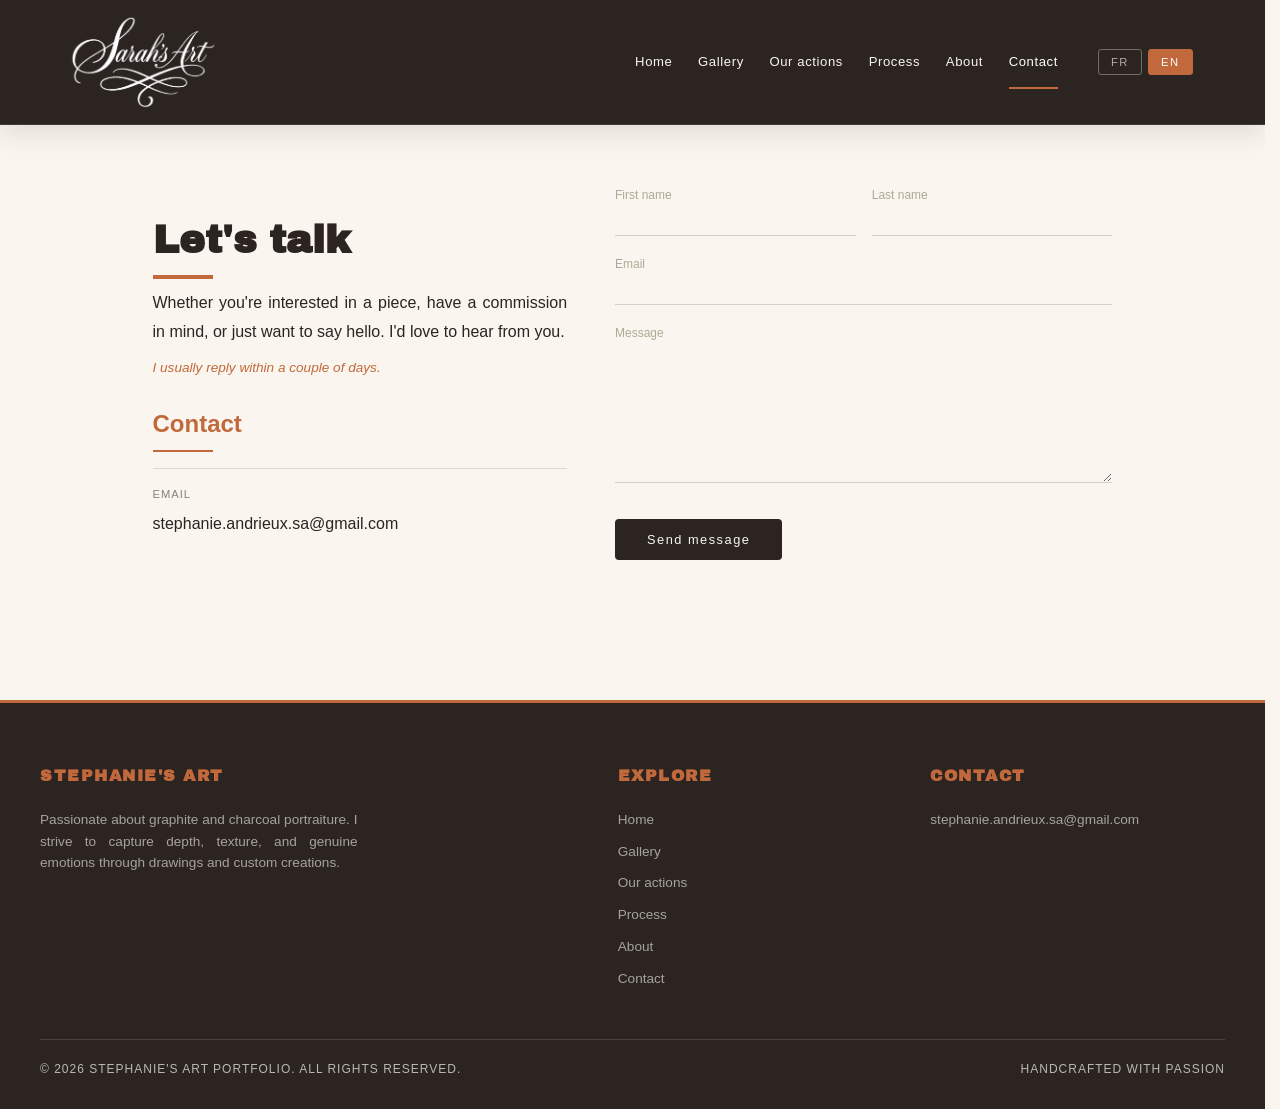
<file: contact.html>
<!DOCTYPE html>
<html lang="en">

<head>
  <meta charset="UTF-8" />
  <meta name="viewport" content="width=device-width, initial-scale=1.0">
  <title>Contact — Stephanie's Art Portfolio</title>
  <meta name="description"
    content="Get in touch with Stephanie for portrait study drawings, custom graphite illustrations, and pencil art commissions.">

  <script>(function(){var l;try{l=localStorage.getItem('stephanie-art-lang');}catch(e){}if(l!=='en'&&l!=='fr'){l=(navigator.language||'').slice(0,2)==='fr'?'fr':'en';}document.documentElement.lang=l;document.documentElement.classList.add('i18n-loading');})();</script>

  <link rel="icon" type="image/webp" href="Images/Logo.webp">
  <link rel="canonical" href="https://stephanie-andrieux.github.io/gallery/contact.html">

  <meta property="og:type" content="website">
  <meta property="og:site_name" content="Stephanie's Art Portfolio">
  <meta property="og:title" content="Contact — Stephanie's Art Portfolio">
  <meta property="og:description" content="Get in touch with Stephanie for portrait study drawings, custom graphite illustrations, and pencil art commissions.">
  <meta property="og:url" content="https://stephanie-andrieux.github.io/gallery/contact.html">
  <meta property="og:image" content="https://stephanie-andrieux.github.io/gallery/Images/Dessin1.webp">
  <meta property="og:locale" content="en_US">
  <meta property="og:locale:alternate" content="fr_FR">

  <meta name="twitter:card" content="summary_large_image">
  <meta name="twitter:title" content="Contact — Stephanie's Art Portfolio">
  <meta name="twitter:description" content="Get in touch with Stephanie for portrait study drawings, custom graphite illustrations, and pencil art commissions.">
  <meta name="twitter:image" content="https://stephanie-andrieux.github.io/gallery/Images/Dessin1.webp">

  <link href="https://fonts.googleapis.com/css2?family=Archivo+Black&display=swap" rel="stylesheet">
  <link rel="stylesheet" href="language.css">
  <link rel="stylesheet" href="site-shell.css">
  <style>
    * {
      box-sizing: border-box;
      margin: 0;
      padding: 0;
    }

    body {
      font-family: 'Arial', sans-serif;
      background-color: #faf6ef;
      color: #2b2420;
      line-height: 1.7;
      overflow-x: clip;
    }

    /* Navigation styles managed centrally by site-shell.css */

    main {
      max-width: 1000px;
      margin: 0 auto;
      padding: 60px 20px;
      overflow-x: hidden;
    }

    .contact-grid {
      display: grid;
      grid-template-columns: 1fr 1.2fr;
      gap: 48px;
      align-items: center;
    }

    h2 {
      color: #c1693c;
      padding-bottom: 6px;
      margin-bottom: 18px;
      display: block;
      position: relative;
      width: fit-content;
      transition: transform 0.3s ease, letter-spacing 0.3s ease;
      cursor: default;
    }

    h2::after {
      content: '';
      position: absolute;
      left: 0;
      bottom: -2px;
      width: 0;
      height: 2px;
      background: #c1693c;
      animation: drawLine 0.8s ease forwards;
      animation-delay: 0.5s;
    }

    h2:hover {
      transform: translateX(4px);
      letter-spacing: 0.5px;
    }

    /* ── Titre avec ligne qui se dessine ── */
    .contact-intro h1 {
      font-family: 'Archivo Black', sans-serif;
      font-size: 2.4rem;
      color: #2b2420;
      margin-bottom: 16px;
      position: relative;
      display: inline-block;
    }

    .contact-intro h1::after {
      content: '';
      position: absolute;
      left: 0;
      bottom: -6px;
      height: 4px;
      width: 0;
      background: #c1693c;
      animation: drawLine 0.8s ease forwards;
      animation-delay: 0.5s;
    }

    @keyframes drawLine {
      to {
        width: 60px;
      }
    }

    .contact-intro p.desc {
      color: #2b2420;
      font-size: 1rem;
      line-height: 1.8;
      margin-bottom: 10px;
      text-align: justify;
    }

    .contact-intro p.reply-time {
      color: #c1693c;
      font-size: 0.85rem;
      font-style: italic;
      margin-bottom: 24px;
    }

    .contact-email {
      padding-top: 16px;
      border-top: 1px solid #e0d8c8;
      transition: border-color 0.3s ease;
    }

    .contact-email:hover {
      border-color: #c1693c;
    }

    .contact-email p.label {
      font-size: 0.7rem;
      letter-spacing: 1px;
      text-transform: uppercase;
      color: #8a8278;
      margin-bottom: 6px;
    }

    .contact-email p.value {
      color: #2b2420;
      font-size: 1rem;
    }

    /* ── Animations d'entrée ── */
    @keyframes fadeUp {
      from {
        opacity: 0;
        transform: translateY(20px);
      }

      to {
        opacity: 1;
        transform: translateY(0);
      }
    }

    .contact-intro {
    }

    form {
      display: flex;
      flex-direction: column;
    }

    .form-row {
      display: flex;
      gap: 16px;
    }

    .field {
      flex: 1;
      margin-bottom: 18px;
    }

    label {
      display: block;
      font-size: 0.75rem;
      color: #b0a895;
      margin-bottom: 4px;
      height: 16px;
      transition: color 0.2s ease;
    }

    input,
    textarea {
      width: 100%;
      border: none;
      border-bottom: 1px solid #d8d0c2;
      background: transparent;
      padding: 6px 0;
      font-family: 'Arial', sans-serif;
      font-size: 1rem;
      color: #2b2420;
      transition: border-color 0.3s ease, padding-left 0.3s ease;
    }

    input:focus,
    textarea:focus {
      outline: none;
      border-bottom-color: #c1693c;
      padding-left: 6px;
    }

    .field:focus-within label {
      color: #c1693c;
    }

    textarea {
      resize: vertical;
      min-height: 140px;
    }

    form button {
      align-self: flex-start;
      background-color: #2b2420;
      color: #faf6ef;
      border: none;
      padding: 13px 32px;
      font-size: 0.8rem;
      letter-spacing: 1.5px;
      font-family: 'Arial', sans-serif;
      border-radius: 4px;
      cursor: pointer;
      margin-top: 10px;
      transition: background-color 0.2s ease, transform 0.2s ease;
    }

    form button:hover {
      background-color: #443a32;
      transform: translateY(-2px);
    }

    form button:active {
      transform: translateY(0);
    }

    @media (max-width: 768px) {
      main {
        padding: 32px 20px 40px;
      }
      .contact-grid {
        grid-template-columns: 1fr;
        gap: 36px;
      }
      .form-row {
        flex-direction: column;
        gap: 0;
      }
    }

    /* =========================
       FOOTER
    ========================= */
    footer {
      background: #2b2420;
      color: rgba(250, 246, 239, 0.7);
      padding: 60px 40px 30px;
      font-size: 0.85rem;
      line-height: 1.6;
    }

    .footer-container {
      max-width: 1200px;
      margin: 0 auto;
      display: grid;
      grid-template-columns: 2fr 1fr 1.2fr;
      gap: 40px;
      margin-bottom: 40px;
    }

    .footer-col h4 {
      color: #c1693c;
      font-family: 'Archivo Black', sans-serif;
      font-size: 1rem;
      text-transform: uppercase;
      letter-spacing: 1.5px;
      margin-bottom: 20px;
    }

    .footer-col p {
      color: rgba(250, 246, 239, 0.6);
      margin-bottom: 12px;
      text-align: justify;
    }

    .footer-col ul {
      list-style: none;
      padding: 0;
    }

    .footer-col ul li {
      margin-bottom: 10px;
    }

    .footer-col a {
      color: rgba(250, 246, 239, 0.6);
      text-decoration: none;
      transition: color 0.3s ease;
    }

    .footer-col a:hover {
      color: #c1693c;
    }

    .footer-bottom {
      max-width: 1200px;
      margin: 0 auto;
      border-top: 1px solid rgba(250, 246, 239, 0.1);
      padding-top: 20px;
      display: flex;
      justify-content: space-between;
      align-items: center;
      flex-wrap: wrap;
      gap: 15px;
      font-size: 0.75rem;
      text-transform: uppercase;
      letter-spacing: 1px;
    }

    /* =========================
       MOBILE NAV
    ========================= */
    @media (max-width: 768px) {



      footer {
        padding: 40px 20px 20px;
      }

      .footer-container {
        grid-template-columns: 1fr;
        gap: 30px;
        margin-bottom: 30px;
      }

      .footer-bottom {
        flex-direction: column;
        text-align: center;
      }
    }
  </style>
</head>

<body>

  <!-- NAV -->
  <nav>
    <img src="Images/Logo.webp" alt="Stephanie's Art" class="logo-img" width="629" height="397">
    <div class="nav-right">
      <div class="nav-links" id="navLinks">
        <a href="index.html" data-i18n="nav.home">Accueil</a>
        <a href="art.html" data-i18n="nav.gallery">Galerie</a>
        <a href="actions.html" data-i18n="nav.actions">Nos actions</a>
        <a href="process.html" data-i18n="nav.process">Coulisses</a>
        <a href="about.html" data-i18n="nav.about">À propos</a>
        <a href="contact.html" aria-current="page" data-i18n="nav.contact">Contact</a>

        <div class="lang-switcher-menu" role="group" data-i18n-attr="aria-label:lang.label">
          <button type="button" class="lang-btn active" data-lang="fr" aria-pressed="true">FR</button>
          <button type="button" class="lang-btn" data-lang="en" aria-pressed="false">EN</button>
        </div>
      </div>

      <div class="lang-switcher" role="group" data-i18n-attr="aria-label:lang.label">
        <button type="button" class="lang-btn active" data-lang="fr" aria-pressed="true">FR</button>
        <button type="button" class="lang-btn" data-lang="en" aria-pressed="false">EN</button>
      </div>

      <button class="hamburger" id="hamburger" aria-label="Menu">
        <span></span>
        <span></span>
        <span></span>
      </button>
    </div>
  </nav>
  <script>
    (function () {
      var l = document.documentElement.lang || 'fr';
      if (l === 'en') {
        var t = { 'nav.home': 'Home', 'nav.gallery': 'Gallery', 'nav.actions': 'Our actions', 'nav.process': 'Process', 'nav.about': 'About', 'nav.contact': 'Contact' };
        document.querySelectorAll('nav [data-i18n]').forEach(function (el) {
          var k = el.getAttribute('data-i18n');
          if (t[k]) el.textContent = t[k];
        });
        document.querySelectorAll('nav [data-i18n-attr]').forEach(function (el) {
          var spec = el.getAttribute('data-i18n-attr');
          if (spec && spec.indexOf('lang.label') !== -1) el.setAttribute('aria-label', 'Choose language');
        });
        document.querySelectorAll('.lang-btn').forEach(function (b) {
          var isEn = b.getAttribute('data-lang') === 'en';
          b.classList.toggle('active', isEn);
          b.setAttribute('aria-pressed', isEn ? 'true' : 'false');
        });
      }
    })();
  </script>

  <main>
    <div class="contact-grid">

      <div class="contact-intro">
        <h1 data-i18n="contact.title">Let's talk</h1>
        <p class="desc" data-i18n="contact.desc">Whether you're interested in a piece, have a commission in mind, or just want to say hello. I'd
          love to hear from you.</p>
        <p class="reply-time" data-i18n="contact.replyTime">I usually reply within a couple of days.</p>

        <h2 data-i18n="contact.section">Contact</h2>
        <div class="contact-email">
          <p class="label" data-i18n="contact.emailLabel">Email</p>
          <p class="value">stephanie.andrieux.sa@gmail.com</p>
        </div>
      </div>

      <form class="reveal" style="--reveal-delay: 0.2s;" action="https://formspree.io/f/mwvdlpgz" method="POST">
        <div class="form-row">
          <div class="field">
            <label for="prenom" data-i18n="contact.firstName">First name</label>
            <input type="text" id="prenom" name="prenom" required>
          </div>
          <div class="field">
            <label for="nom" data-i18n="contact.lastName">Last name</label>
            <input type="text" id="nom" name="nom" required>
          </div>
        </div>

        <div class="field">
          <label for="email" data-i18n="contact.email">Email</label>
          <input type="email" id="email" name="email" required>
        </div>

        <div class="field">
          <label for="message" data-i18n="contact.message">Message</label>
          <textarea id="message" name="message" required></textarea>
        </div>

        <button type="submit" data-i18n="contact.submit">Send message</button>
      </form>

    </div>
  </main>

  <footer>
    <div class="footer-container">

      <div class="footer-col">
        <h4 data-i18n="footer.brand">Stephanie's Art</h4>
          <p data-i18n="footer.desc">
            Passionate about graphite and charcoal portraiture. I strive to capture depth, texture, and genuine emotions through drawings and custom creations.
          </p>
      </div>

      <div class="footer-col">
        <h4 data-i18n="footer.explore">Explore</h4>
        <ul>
          <li><a href="index.html" data-i18n="nav.home">Home</a></li>
          <li><a href="art.html" data-i18n="nav.gallery">Gallery</a></li>
          <li><a href="actions.html" data-i18n="nav.actions">Our actions</a></li>
          <li><a href="process.html" data-i18n="nav.process">Process</a></li>
          <li><a href="about.html" data-i18n="nav.about">About</a></li>
          <li><a href="contact.html" data-i18n="nav.contact">Contact</a></li>
        </ul>
      </div>

      <div class="footer-col">
        <h4 data-i18n="footer.contact">Contact</h4>
        <p><a href="contact.html">stephanie.andrieux.sa@gmail.com</a></p>
      </div>

    </div>

    <div class="footer-bottom">
      <span data-i18n="footer.copyright">© 2026 Stephanie's Art Portfolio. All rights reserved.</span>
      <span data-i18n="footer.tagline">Handcrafted with Passion</span>
    </div>
  </footer>

  <script src="language.js"></script>
  <script src="reveal.js" defer></script>

  <script>
    // Pré-remplissage du formulaire lors d'une commande de portrait depuis la galerie (?sujet=portrait&ref=...)
    (function () {
      var params = new URLSearchParams(window.location.search);
      var sujet = params.get('sujet');
      if (sujet !== 'portrait') return;

      var ref = params.get('ref') || '';
      var messageEl = document.getElementById('message');
      var prenomEl = document.getElementById('prenom');
      var formEl = document.querySelector('form');
      if (!messageEl) return;

      var lastGeneratedText = '';

      function getTemplate(lang) {
        var cleanRef = ref.trim();
        if (lang === 'fr') {
          var refStr = cleanRef ? ' « ' + cleanRef + ' »' : '';
          return 'Bonjour, je souhaite commander un portrait au crayon, dans le style de' + refStr + '.\n\n' +
                 'Format souhaité : \n' +
                 'Nombre de personnes : \n' +
                 "Photo de référence : (je vous l'enverrai par mail)\n" +
                 'Délai souhaité : ';
        } else {
          var refStrEn = cleanRef ? ' "' + cleanRef + '"' : '';
          return 'Hello, I would like to order a pencil portrait, in the style of' + refStrEn + '.\n\n' +
                 'Desired size: \n' +
                 'Number of people: \n' +
                 'Reference photo: (I will send it by email)\n' +
                 'Desired timeframe: ';
        }
      }

      function updateMessage(force) {
        var currentLang = (document.documentElement.lang || 'en').slice(0, 2);
        var newText = getTemplate(currentLang);
        // Ne remplace le message que s'il est vide ou égal au modèle précédemment généré (non modifié par l'internaute)
        if (force || !messageEl.value || messageEl.value === lastGeneratedText) {
          messageEl.value = newText;
          lastGeneratedText = newText;
        }
      }

      // Remplissage initial
      updateMessage(true);

      // Si l'utilisateur change la langue du site via le sélecteur
      document.addEventListener('languageChanged', function () {
        updateMessage(false);
      });

      // Défilement fluide vers le formulaire et focus sur le prénom
      window.addEventListener('DOMContentLoaded', function () {
        setTimeout(function () {
          if (formEl) {
            formEl.scrollIntoView({ behavior: 'smooth', block: 'center' });
          }
          if (prenomEl) {
            prenomEl.focus();
          }
        }, 300);
      });
    })();
  </script>
    <script>
    /* ---- Hamburger mobile ---- */
    (function () {
      var hamburger = document.getElementById('hamburger');
      var navLinks  = document.getElementById('navLinks');
      if (!hamburger || !navLinks) return;

      hamburger.addEventListener('click', function () {
        var isOpen = navLinks.classList.toggle('open');
        hamburger.classList.toggle('open', isOpen);
        hamburger.setAttribute('aria-expanded', String(isOpen));
      });

      document.addEventListener('click', function (e) {
        if (!hamburger.contains(e.target) && !navLinks.contains(e.target)) {
          navLinks.classList.remove('open');
          hamburger.classList.remove('open');
          hamburger.setAttribute('aria-expanded', 'false');
        }
      });

      navLinks.querySelectorAll('a').forEach(function (a) {
        a.addEventListener('click', function () {
          var target = (a.getAttribute('href') || '').split('#')[0].split('?')[0].split('/').pop();
          var current = (window.location.pathname.split('/').pop() || 'index.html');
          if (!target || target === current) {
            navLinks.classList.remove('open');
            hamburger.classList.remove('open');
            hamburger.setAttribute('aria-expanded', 'false');
          }
        });
      });
    })();
  </script>

</body>

</html>
</file>
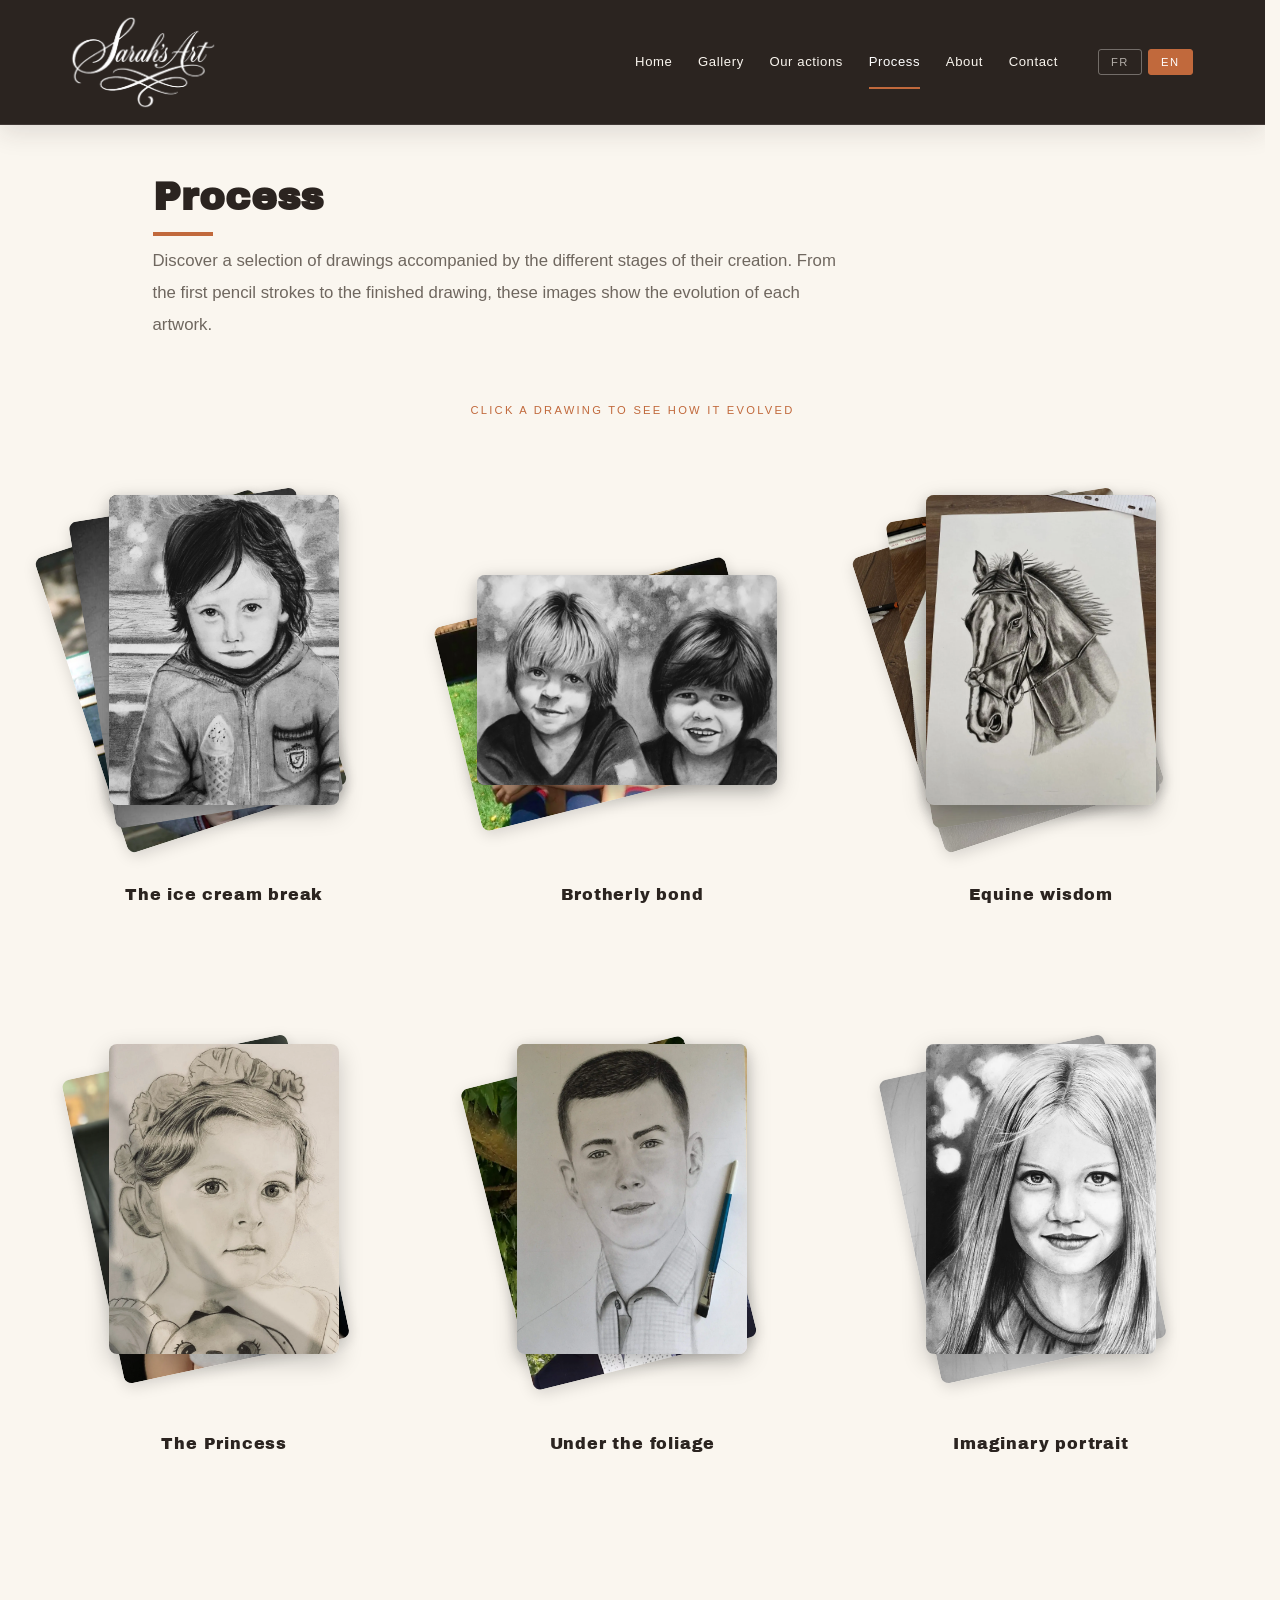
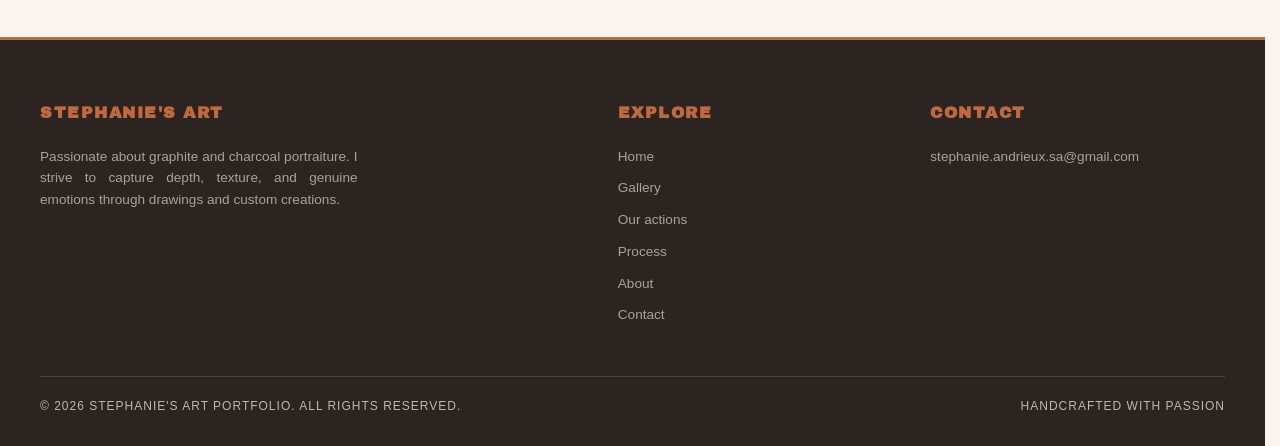
<file: process.html>
<!DOCTYPE html>
<html lang="en">
<head>
  <meta charset="UTF-8">
  <meta name="viewport" content="width=device-width, initial-scale=1.0">
  <title>Process — Stephanie's Art Portfolio</title>
  <meta name="description"
    content="Discover the different stages behind Stephanie's graphite and charcoal drawings, from the first pencil strokes to the finished artwork.">

  <script>(function(){var l;try{l=localStorage.getItem('stephanie-art-lang');}catch(e){}if(l!=='en'&&l!=='fr'){l=(navigator.language||'').slice(0,2)==='fr'?'fr':'en';}document.documentElement.lang=l;document.documentElement.classList.add('i18n-loading');})();</script>

  <link rel="icon" type="image/webp" href="Images/Logo.webp">
  <link rel="canonical" href="https://stephanie-andrieux.github.io/gallery/process.html">

  <meta property="og:type" content="website">
  <meta property="og:site_name" content="Stephanie's Art Portfolio">
  <meta property="og:title" content="Process — Stephanie's Art Portfolio">
  <meta property="og:description" content="Discover the different stages behind Stephanie's graphite and charcoal drawings, from the first pencil strokes to the finished artwork.">
  <meta property="og:url" content="https://stephanie-andrieux.github.io/gallery/process.html">
  <meta property="og:image" content="https://stephanie-andrieux.github.io/gallery/Images/Cheval4.webp">
  <meta property="og:locale" content="en_US">
  <meta property="og:locale:alternate" content="fr_FR">

  <meta name="twitter:card" content="summary_large_image">
  <meta name="twitter:title" content="Process — Stephanie's Art Portfolio">
  <meta name="twitter:description" content="Discover the different stages behind Stephanie's graphite and charcoal drawings, from the first pencil strokes to the finished artwork.">
  <meta name="twitter:image" content="https://stephanie-andrieux.github.io/gallery/Images/Cheval4.webp">

  <link href="https://fonts.googleapis.com/css2?family=Archivo+Black&display=swap" rel="stylesheet">
  <link rel="stylesheet" href="language.css">
  <link rel="stylesheet" href="site-shell.css">
  <style>
    * { margin: 0; padding: 0; box-sizing: border-box; }

    body {
      font-family: Arial, sans-serif;
      background: #faf6ef;
      color: #2b2420;
      line-height: 1.7;
      overflow-x: clip;
      min-height: 100vh;
    }

    /* Navigation styles managed centrally by site-shell.css */

    /* ================= HERO TEXT ================= */
    .process-hero {
      max-width: 1000px;
      margin: auto;
      padding: 40px 20px 20px;
    }
    .process-hero h1 {
      font-family: 'Archivo Black', sans-serif;
      font-size: 2.4rem;
      color: #2b2420;
      display: inline-block;
      position: relative;
      margin-bottom: 15px;
    }
    .process-hero h1::after {
      content: "";
      position: absolute;
      left: 0; bottom: -6px;
      width: 0; height: 4px;
      background: #c1693c;
      animation: drawLine 0.8s ease forwards;
      animation-delay: 0.5s;
    }

    @keyframes drawLine {
      to { width: 60px; }
    }
    .process-hero p {
      max-width: 700px;
      color: #6f675f;
      font-size: 1.05rem;
      line-height: 1.9;
    }

    /* ================= ÉVENTAIL ================= */
    .fan-section {
      padding: 40px 40px 80px;
      max-width: 1300px;
      margin: auto;
    }

    .fan-hint {
      text-align: center;
      font-size: 0.7rem;
      letter-spacing: 0.2em;
      text-transform: uppercase;
      color: #c1693c;
      margin-bottom: 60px;
    }

    .fan-grid {
      display: grid;
      grid-template-columns: repeat(3, 1fr);
      gap: 100px 40px;
      justify-items: center;
      align-items: end;
    }

    /* ===== CARTE VERTICALE (défaut) ===== */
    .fan-item {
      position: relative;
      cursor: pointer;
      width: 260px;
    }

    .fan-stack {
      position: relative;
      width: 260px;
      height: 340px;
    }

    .fan-card {
      position: absolute;
      width: 230px;
      height: 310px;
      border-radius: 8px;
      overflow: hidden;
      box-shadow: 0 4px 15px rgba(0,0,0,0.15);
      transition: transform 0.5s cubic-bezier(0.34, 1.56, 0.64, 1);
      top: 15px;
      left: 15px;
    }
    .fan-card img {
      width: 100%;
      height: 100%;
      object-fit: cover;
      object-position: top;
      display: block;
    }

    .fan-card-top {
      position: absolute;
      width: 230px;
      height: 310px;
      border-radius: 8px;
      overflow: hidden;
      box-shadow: 0 8px 25px rgba(0,0,0,0.2);
      top: 15px;
      left: 15px;
      z-index: 10;
      transition: transform 0.4s ease, box-shadow 0.4s ease;
    }
    .fan-card-top img {
      width: 100%;
      height: 100%;
      object-fit: cover;
      object-position: top;
      display: block;
    }

    .fan-item:hover .fan-card-top {
      transform: translateY(-10px);
      box-shadow: 0 20px 40px rgba(193,105,60,0.3);
    }

    /* 4 étapes */
    .fan-item.steps-4 .fan-card:nth-child(1) { transform: rotate(-18deg) translate(-38px, 10px); z-index: 1; }
    .fan-item.steps-4 .fan-card:nth-child(2) { transform: rotate(-9deg) translate(-19px, 5px); z-index: 2; }
    .fan-item.steps-4 .fan-card:nth-child(3) { transform: rotate(0deg); z-index: 3; }
    .fan-item.steps-4:hover .fan-card:nth-child(1) { transform: rotate(-30deg) translate(-65px, 18px); }
    .fan-item.steps-4:hover .fan-card:nth-child(2) { transform: rotate(-15deg) translate(-33px, 8px); }
    .fan-item.steps-4:hover .fan-card:nth-child(3) { transform: rotate(15deg) translate(33px, 8px); }

    /* 3 étapes */
    .fan-item.steps-3 .fan-card:nth-child(1) { transform: rotate(-14deg) translate(-26px, 8px); z-index: 1; }
    .fan-item.steps-3 .fan-card:nth-child(2) { transform: rotate(0deg); z-index: 2; }
    .fan-item.steps-3:hover .fan-card:nth-child(1) { transform: rotate(-26deg) translate(-55px, 15px); }
    .fan-item.steps-3:hover .fan-card:nth-child(2) { transform: rotate(13deg) translate(28px, 6px); }

    /* 2 étapes */
    .fan-item.steps-2 .fan-card:nth-child(1) { transform: rotate(-12deg) translate(-20px, 6px); z-index: 1; }
    .fan-item.steps-2:hover .fan-card:nth-child(1) { transform: rotate(-24deg) translate(-45px, 12px); }

    /* ===== CARTE HORIZONTALE ===== */
    .fan-item.horizontal {
      width: 340px;
    }
    .fan-item.horizontal .fan-stack {
      width: 340px;
      height: 260px;
    }
    .fan-item.horizontal .fan-card {
      width: 300px;
      height: 210px;
      top: 15px;
      left: 15px;
    }
    .fan-item.horizontal .fan-card img {
      object-fit: cover;
      object-position: center;
    }
    .fan-item.horizontal .fan-card-top {
      width: 300px;
      height: 210px;
      top: 15px;
      left: 15px;
    }
    .fan-item.horizontal .fan-card-top img {
      object-fit: cover;
      object-position: center;
    }

    /* ===== LABEL TITRE — plus grand, sur 2 lignes si besoin ===== */
    .fan-label {
      text-align: center;
      margin-top: 65px;
      font-family: 'Archivo Black', sans-serif;
      font-size: 1rem;
      letter-spacing: 0.05em;
      color: #2b2420;
      transition: color 0.3s;
      line-height: 1.3;
      white-space: normal;
      word-break: break-word;
      max-width: 100%;
      position: relative;
      z-index: 20; /* toujours au-dessus des cartes en éventail */
    }
    .fan-item:hover .fan-label { color: #c1693c; }

    .fan-steps-count {
      text-align: center;
      font-size: 0.65rem;
      letter-spacing: 0.1em;
      text-transform: uppercase;
      color: #c1693c;
      margin-top: 5px;
      opacity: 0;
      transition: opacity 0.3s;
      position: relative;
      z-index: 20;
    }
    .fan-item:hover .fan-steps-count { opacity: 1; }

    /* ================= OVERLAY ================= */
    .overlay {
      position: fixed;
      inset: 0;
      z-index: 3000;
      display: flex;
      align-items: center;
      justify-content: center;
      opacity: 0;
      pointer-events: none;
      transition: opacity 0.4s ease;
    }
    .overlay.active {
      opacity: 1;
      pointer-events: all;
    }
    .overlay-backdrop {
      position: absolute;
      inset: 0;
      background: rgba(43,36,32,0.93);
      backdrop-filter: blur(8px);
    }
    .overlay-panel {
      position: relative;
      z-index: 1;
      width: min(95vw, 1100px);
      max-height: 88vh;
      overflow: hidden;
      padding: 2rem 2.5rem 2rem;
      display: flex;
      flex-direction: column;
    }
    .overlay-header {
      flex-shrink: 0;
      margin-bottom: 1.5rem;
    }

    /* Croix rotative */
    .overlay-close {
      position: absolute;
      top: 0.5rem; right: 0.5rem;
      background: none; border: none;
      color: #6f675f;
      font-size: 1.6rem;
      cursor: pointer;
      line-height: 1;
      width: 36px; height: 36px;
      display: flex; align-items: center; justify-content: center;
      border-radius: 50%;
      transition: color 0.3s, transform 0.5s cubic-bezier(0.34, 1.56, 0.64, 1), background 0.3s;
    }
    .overlay-close:hover {
      color: #faf6ef;
      transform: rotate(180deg) scale(1.2);
      background: rgba(193,105,60,0.2);
    }

    .overlay-eyebrow {
      font-size: 0.65rem;
      letter-spacing: 0.3em;
      text-transform: uppercase;
      color: #c1693c;
      margin-bottom: 0.4rem;
    }
    .overlay-title {
      font-family: 'Archivo Black', sans-serif;
      font-size: clamp(1.2rem, 2.5vw, 1.8rem);
      color: #faf6ef;
    }

    /* Photos progression */
    .progress-row {
      display: flex;
      gap: 1rem;
      align-items: flex-start;
      flex: 1;
      overflow: hidden;
    }

    .progress-step {
      flex: 1;
      min-width: 0;
      display: flex;
      flex-direction: column;
      gap: 0.4rem;
      opacity: 0;
      transform: translateY(20px);
      transition: opacity 0.4s ease, transform 0.4s ease;
    }
    .overlay.active .progress-step { opacity: 1; transform: translateY(0); }
    .progress-step:nth-child(1) { transition-delay: 0.05s; }
    .progress-step:nth-child(2) { transition-delay: 0.12s; }
    .progress-step:nth-child(3) { transition-delay: 0.19s; }
    .progress-step:nth-child(4) { transition-delay: 0.26s; }
    .progress-step:nth-child(5) { transition-delay: 0.33s; }
    .progress-step:nth-child(6) { transition-delay: 0.40s; }

    .step-img {
      border-radius: 6px;
      overflow: hidden;
      background: #2b2420;
      cursor: zoom-in;
    }
    .step-img img {
      width: 100%;
      height: auto;
      display: block;
      max-height: 55vh;
      object-fit: contain;
      transition: transform 0.4s ease;
    }
    .step-img:hover img {
      transform: scale(1.06);
    }

    .progress-arrow {
      flex-shrink: 0;
      width: 18px;
      display: flex;
      align-items: center;
      justify-content: center;
      padding-top: 40px;
      color: #4a3e38;
      font-size: 0.9rem;
      opacity: 0;
      transition: opacity 0.4s ease 0.4s;
    }
    .overlay.active .progress-arrow { opacity: 1; }

    .step-num {
      font-size: 0.55rem;
      letter-spacing: 0.2em;
      text-transform: uppercase;
      color: #6f675f;
      flex-shrink: 0;
    }
    .progress-step:last-child .step-num { color: #c1693c; }

    /* ================= FOOTER — copie exacte index.html ================= */
    footer {
      background: #2b2420;
      color: rgba(250, 246, 239, 0.7);
      padding: 60px 40px 30px;
      font-size: 0.85rem;
      line-height: 1.6;
    }

    .footer-container {
      max-width: 1200px;
      margin: 0 auto;
      display: grid;
      grid-template-columns: 2fr 1fr 1.2fr;
      gap: 40px;
      margin-bottom: 40px;
    }

    .footer-col h4 {
      color: #c1693c;
      font-family: 'Archivo Black', sans-serif;
      font-size: 1rem;
      text-transform: uppercase;
      letter-spacing: 1.5px;
      margin-bottom: 20px;
    }

    .footer-col p {
      color: rgba(250, 246, 239, 0.6);
      margin-bottom: 12px;
      text-align: justify;
    }

    .footer-col ul {
      list-style: none;
      padding: 0;
    }

    .footer-col ul li {
      margin-bottom: 10px;
    }

    .footer-col a {
      color: rgba(250, 246, 239, 0.6);
      text-decoration: none;
      transition: color 0.3s ease;
    }

    .footer-col a:hover {
      color: #c1693c;
    }

    .footer-bottom {
      max-width: 1200px;
      margin: 0 auto;
      border-top: 1px solid rgba(250, 246, 239, 0.1);
      padding-top: 20px;
      display: flex;
      justify-content: space-between;
      align-items: center;
      flex-wrap: wrap;
      gap: 15px;
      font-size: 0.75rem;
      text-transform: uppercase;
      letter-spacing: 1px;
    }

    /* ================= MOBILE ================= */
    @media (max-width: 900px) {
      .fan-grid { grid-template-columns: repeat(2, 1fr); gap: 80px 30px; }
    }

    @media (max-width: 768px) {
      .process-hero { padding: 32px 20px 20px; }
      .fan-grid { grid-template-columns: repeat(2, 1fr); gap: 70px 20px; }
      .fan-item { width: 220px; }
      .fan-stack { width: 195px; height: 265px; }
      .fan-card, .fan-card-top { width: 200px; height: 275px; top: 10px; left: 10px; }
      .fan-item.horizontal { width: 280px; }
      .fan-item.horizontal .fan-stack { width: 280px; height: 210px; }
      .fan-item.horizontal .fan-card,
      .fan-item.horizontal .fan-card-top { width: 255px; height: 185px; }
      .fan-label { font-size: 0.90rem; margin-top: 75px; }
      .footer-container { grid-template-columns: 1fr; gap: 30px; margin-bottom: 30px; }
      .footer-bottom { flex-direction: column; text-align: center; }
      .progress-row { flex-direction: column; overflow-y: auto; }
      .progress-arrow { display: none; }
      .overlay-panel { padding: 1.5rem 1rem; max-height: 92vh; }
    }
    @media (max-width: 480px) {
      .fan-grid { grid-template-columns: 1fr; justify-items: center; }
      .footer-container { gap: 20px; }
    }
  </style>
</head>
<body>

  <!-- NAV -->
  <nav>
    <img src="Images/Logo.webp" alt="Stephanie's Art" class="logo-img" width="629" height="397">
    <div class="nav-right">
      <div class="nav-links" id="navLinks">
        <a href="index.html" data-i18n="nav.home">Accueil</a>
        <a href="art.html" data-i18n="nav.gallery">Galerie</a>
        <a href="actions.html" data-i18n="nav.actions">Nos actions</a>
        <a href="process.html" aria-current="page" data-i18n="nav.process">Coulisses</a>
        <a href="about.html" data-i18n="nav.about">À propos</a>
        <a href="contact.html" data-i18n="nav.contact">Contact</a>

        <div class="lang-switcher-menu" role="group" data-i18n-attr="aria-label:lang.label">
          <button type="button" class="lang-btn active" data-lang="fr" aria-pressed="true">FR</button>
          <button type="button" class="lang-btn" data-lang="en" aria-pressed="false">EN</button>
        </div>
      </div>

      <div class="lang-switcher" role="group" data-i18n-attr="aria-label:lang.label">
        <button type="button" class="lang-btn active" data-lang="fr" aria-pressed="true">FR</button>
        <button type="button" class="lang-btn" data-lang="en" aria-pressed="false">EN</button>
      </div>

      <button class="hamburger" id="hamburger" aria-label="Menu">
        <span></span>
        <span></span>
        <span></span>
      </button>
    </div>
  </nav>
  <script>
    (function () {
      var l = document.documentElement.lang || 'fr';
      if (l === 'en') {
        var t = { 'nav.home': 'Home', 'nav.gallery': 'Gallery', 'nav.actions': 'Our actions', 'nav.process': 'Process', 'nav.about': 'About', 'nav.contact': 'Contact' };
        document.querySelectorAll('nav [data-i18n]').forEach(function (el) {
          var k = el.getAttribute('data-i18n');
          if (t[k]) el.textContent = t[k];
        });
        document.querySelectorAll('nav [data-i18n-attr]').forEach(function (el) {
          var spec = el.getAttribute('data-i18n-attr');
          if (spec && spec.indexOf('lang.label') !== -1) el.setAttribute('aria-label', 'Choose language');
        });
        document.querySelectorAll('.lang-btn').forEach(function (b) {
          var isEn = b.getAttribute('data-lang') === 'en';
          b.classList.toggle('active', isEn);
          b.setAttribute('aria-pressed', isEn ? 'true' : 'false');
        });
      }
    })();
  </script>

<div class="process-hero">
  <h1 data-i18n="nav.process">Process</h1>
  <p data-i18n="process.desc"></p>
</div>

<div class="fan-section reveal">
  <p class="fan-hint" data-i18n="process.hint">↓ Cliquez sur un dessin pour voir son évolution</p>

  <div class="fan-grid">

    <!-- 1 — Glace (4 étapes) -->
    <div class="fan-item steps-4" data-i="0"
      data-steps='["Images/Glace1.webp","Images/Glace2.webp","Images/Glace3.webp","Images/Glace4.webp"]'>
      <div class="fan-stack">
        <div class="fan-card"><img src="Images/Glace1.webp" alt="Glace étape 1"></div>
        <div class="fan-card"><img src="Images/Glace2.webp" alt="Glace étape 2"></div>
        <div class="fan-card"><img src="Images/Glace3.webp" alt="Glace étape 3"></div>
        <div class="fan-card-top"><img src="Images/Glace4.webp" alt="Glace final"></div>
      </div>
      <p class="fan-label" data-i18n="process.items.0">La pause glace</p>
      <p class="fan-steps-count" data-steps-count>4 étapes</p>
    </div>

    <!-- 2 — Frère (3 étapes) HORIZONTAL -->
    <div class="fan-item steps-3 horizontal" data-i="1"
      data-steps='["Images/Frere1.webp","Images/Frere2.webp","Images/Frere3.webp"]'>
      <div class="fan-stack">
        <div class="fan-card"><img src="Images/Frere1.webp" alt="Frère étape 1"></div>
        <div class="fan-card"><img src="Images/Frere2.webp" alt="Frère étape 2"></div>
        <div class="fan-card-top"><img src="Images/Frere3.webp" alt="Frère final"></div>
      </div>
      <p class="fan-label" data-i18n="process.items.1">Lien fraternel</p>
      <p class="fan-steps-count" data-steps-count>3 étapes</p>
    </div>

    <!-- 3 — Cheval (4 étapes) -->
    <div class="fan-item steps-4" data-i="2"
      data-steps='["Images/Cheval1.webp","Images/Cheval2.webp","Images/Cheval3.webp","Images/Cheval4.webp"]'>
      <div class="fan-stack">
        <div class="fan-card"><img src="Images/Cheval1.webp" alt="Cheval étape 1"></div>
        <div class="fan-card"><img src="Images/Cheval2.webp" alt="Cheval étape 2"></div>
        <div class="fan-card"><img src="Images/Cheval3.webp" alt="Cheval étape 3"></div>
        <div class="fan-card-top"><img src="Images/Cheval4.webp" alt="Cheval final"></div>
      </div>
      <p class="fan-label" data-i18n="process.items.2">Sagesse équine</p>
      <p class="fan-steps-count" data-steps-count>4 étapes</p>
    </div>

    <!-- 4 — Princess (2 étapes) -->
    <div class="fan-item steps-2" data-i="3"
      data-steps='["Images/Princess1.webp","Images/Princess2.webp"]'>
      <div class="fan-stack">
        <div class="fan-card"><img src="Images/Princess1.webp" alt="Princess étape 1"></div>
        <div class="fan-card-top"><img src="Images/Princess2.webp" alt="Princess final"></div>
      </div>
      <p class="fan-label" data-i18n="process.items.3">La princesse</p>
      <p class="fan-steps-count" data-steps-count>2 étapes</p>
    </div>

    <!-- 5 — Ado (3 étapes) -->
    <div class="fan-item steps-3" data-i="4"
      data-steps='["Images/Ado1.webp","Images/Ado2.webp","Images/Ado3.webp"]'>
      <div class="fan-stack">
        <div class="fan-card"><img src="Images/Ado1.webp" alt="Ado étape 1"></div>
        <div class="fan-card"><img src="Images/Ado2.webp" alt="Ado étape 2"></div>
        <div class="fan-card-top"><img src="Images/Ado3.webp" alt="Ado final"></div>
      </div>
      <p class="fan-label" data-i18n="process.items.4">Sous les feuillages</p>
      <p class="fan-steps-count" data-steps-count>3 étapes</p>
    </div>

    <!-- 6 — Dessin 2 (2 étapes) -->
    <div class="fan-item steps-2" data-i="5"
      data-steps='["Images/Dessin2.webp","Images/Dessin2.0.webp"]'>
      <div class="fan-stack">
        <div class="fan-card"><img src="Images/Dessin2.0.webp" alt="Portrait imaginaire étape 1"></div>
        <div class="fan-card-top"><img src="Images/Dessin2.webp" alt="Portrait imaginaire final"></div>
      </div>
      <p class="fan-label" data-i18n="process.items.5">Portrait imaginaire</p>
      <p class="fan-steps-count" data-steps-count>2 étapes</p>
    </div>

  </div>
</div>

<!-- OVERLAY -->
<div class="overlay" id="overlay">
  <div class="overlay-backdrop" id="overlay-backdrop"></div>
  <div class="overlay-panel">
    <button class="overlay-close" id="overlay-close">✕</button>
    <div class="overlay-header">
      <p class="overlay-eyebrow" data-i18n="process.overlayEyebrow">Évolution du dessin</p>
      <h2 class="overlay-title" id="overlay-title"></h2>
    </div>
    <div class="progress-row" id="progress-row"></div>
  </div>
</div>

<!-- FOOTER — copie exacte index.html -->
<footer>
  <div class="footer-container">
    <div class="footer-col">
      <h4 data-i18n="footer.brand">Stephanie's Art</h4>
      <p data-i18n="footer.desc">
        Passionate about graphite and charcoal portraiture. I strive to capture depth, texture, and genuine emotions through drawings and custom creations.
      </p>
    </div>
    <div class="footer-col">
      <h4 data-i18n="footer.explore">Explore</h4>
      <ul>
        <li><a href="index.html" data-i18n="nav.home">Home</a></li>
        <li><a href="art.html" data-i18n="nav.gallery">Gallery</a></li>
        <li><a href="actions.html" data-i18n="nav.actions">Our actions</a></li>
        <li><a href="process.html" data-i18n="nav.process">Process</a></li>
        <li><a href="about.html" data-i18n="nav.about">About</a></li>
        <li><a href="contact.html" data-i18n="nav.contact">Contact</a></li>
      </ul>
    </div>
    <div class="footer-col">
      <h4 data-i18n="footer.contact">Contact</h4>
      <p><a href="contact.html">stephanie.andrieux.sa@gmail.com</a></p>
    </div>
  </div>
  <div class="footer-bottom">
    <span data-i18n="footer.copyright">© 2026 Stephanie's Art Portfolio. All rights reserved.</span>
    <span data-i18n="footer.tagline">Handcrafted with Passion</span>
  </div>
</footer>

<script src="language.js"></script>
<script src="reveal.js" defer></script>
<script>
  const overlay = document.getElementById('overlay');
  const oTitle  = document.getElementById('overlay-title');
  const oRow    = document.getElementById('progress-row');

  function stepLabel(i, total) {
    return i === total - 1
      ? SiteI18n.t('process.finalLabel')
      : SiteI18n.t('process.stepLabel') + ' ' + (i + 1);
  }

  function openOverlay(card) {
    const sources = JSON.parse(card.dataset.steps);
    oTitle.textContent = SiteI18n.t('process.items.' + card.dataset.i);
    oRow.innerHTML = '';

    sources.forEach((src, i) => {
      if (i > 0) {
        const arrow = document.createElement('div');
        arrow.className = 'progress-arrow';
        arrow.textContent = '→';
        oRow.appendChild(arrow);
      }
      const label = stepLabel(i, sources.length);
      const el = document.createElement('div');
      el.className = 'progress-step';
      const imgWrap = document.createElement('div');
      imgWrap.className = 'step-img';
      const img = document.createElement('img');
      img.src = src;
      img.alt = label;
      img.loading = 'lazy';
      imgWrap.appendChild(img);
      const num = document.createElement('p');
      num.className = 'step-num';
      num.textContent = '0' + (i + 1) + ' — ' + label;
      el.appendChild(imgWrap);
      el.appendChild(num);
      oRow.appendChild(el);
    });

    overlay.classList.add('active');
    document.body.style.overflow = 'hidden';
  }

  function closeOverlay() {
    overlay.classList.remove('active');
    document.body.style.overflow = '';
  }

  function refreshStepCounts() {
    document.querySelectorAll('[data-steps-count]').forEach(function (el) {
      const item = el.closest('.fan-item');
      if (!item) return;
      const count = JSON.parse(item.dataset.steps).length;
      el.textContent = count + ' ' + SiteI18n.t('process.stepsLabel');
    });
  }

  document.querySelectorAll('.fan-item').forEach(c =>
    c.addEventListener('click', () => openOverlay(c))
  );
  document.getElementById('overlay-backdrop').addEventListener('click', closeOverlay);
  document.getElementById('overlay-close').addEventListener('click', closeOverlay);
  document.addEventListener('keydown', e => { if (e.key === 'Escape') closeOverlay(); });

  document.addEventListener('languageChanged', refreshStepCounts);
</script>

  <script>
    /* ---- Hamburger mobile ---- */
    (function () {
      var hamburger = document.getElementById('hamburger');
      var navLinks  = document.getElementById('navLinks');
      if (!hamburger || !navLinks) return;

      hamburger.addEventListener('click', function () {
        var isOpen = navLinks.classList.toggle('open');
        hamburger.classList.toggle('open', isOpen);
        hamburger.setAttribute('aria-expanded', String(isOpen));
      });

      document.addEventListener('click', function (e) {
        if (!hamburger.contains(e.target) && !navLinks.contains(e.target)) {
          navLinks.classList.remove('open');
          hamburger.classList.remove('open');
          hamburger.setAttribute('aria-expanded', 'false');
        }
      });

      navLinks.querySelectorAll('a').forEach(function (a) {
        a.addEventListener('click', function () {
          var target = (a.getAttribute('href') || '').split('#')[0].split('?')[0].split('/').pop();
          var current = (window.location.pathname.split('/').pop() || 'index.html');
          if (!target || target === current) {
            navLinks.classList.remove('open');
            hamburger.classList.remove('open');
            hamburger.setAttribute('aria-expanded', 'false');
          }
        });
      });
    })();
  </script>

</body>
</html>
</file>
<file: language.css>
/* Transitions fluides entre les pages (Chrome/Edge/Safari 18.2+) :
   empêche la nav de "clignoter/recharger" au clic sur un lien.
   Les navigateurs non compatibles (ex: Firefox) ignorent cette règle
   sans aucun risque, la navigation reste normale. */
@view-transition {
  navigation: auto;
}

html {
  scrollbar-gutter: stable;
  overflow-y: scroll;
}

html,
body {
  overflow-x: clip;
}

/* Fix saut de texte EN -> FR : on cache uniquement le texte traduit le temps
   qu'il soit dans la bonne langue, pas toute la page (pour ne pas gêner
   les animations d'apparition existantes) */
html.i18n-loading [data-i18n],
html.i18n-loading [data-i18n-attr],
html.i18n-loading [data-i18n-html] {
  visibility: hidden;
}

html.i18n-ready [data-i18n],
html.i18n-ready [data-i18n-attr],
html.i18n-ready [data-i18n-html] {
  visibility: visible;
}

/* La barre de navigation reste toujours visible et stable, sans aucun clignotement */
nav [data-i18n],
nav [data-i18n-attr],
nav [data-i18n-html] {
  visibility: visible !important;
}

/* Language switcher — visible on all pages */
.lang-btn {
  background: transparent;
  border: 1px solid rgba(250, 246, 239, 0.35);
  color: rgba(250, 246, 239, 0.65);
  font-family: 'Arial', sans-serif;
  font-size: 0.7rem;
  letter-spacing: 1.5px;
  text-transform: uppercase;
  padding: 6px 12px;
  cursor: pointer;
  border-radius: 3px;
  transition: background 0.3s ease, color 0.3s ease, border-color 0.3s ease;
}

.lang-btn:hover {
  color: #faf6ef;
  border-color: #c1693c;
}

.lang-btn.active {
  background: #c1693c;
  border-color: #c1693c;
  color: #fff;
}

.lang-sep {
  display: none;
}

/* ========================================================
   APPARITION AU SCROLL (reveal.js)
   Sûreté : le masquage initial (opacity: 0, translateY) ne
   s'applique QUE si le script reveal.js a marqué html.js-ready.
   Si JS est désactivé ou si IntersectionObserver est absent,
   le contenu reste visible sans accroc.
   ======================================================== */
html.js-ready .reveal:not(.is-visible) {
  opacity: 0;
  transform: translateY(30px);
}

/* Sûreté : les en-têtes et héros directement visibles au chargement ne subissent aucun décalage */
html.js-ready .hero,
html.js-ready .actions-hero,
html.js-ready .process-hero,
html.js-ready .contact-intro,
html.js-ready .about-text {
  transform: none !important;
}

html.js-ready .reveal {
  transition: opacity 0.8s ease, transform 0.8s ease;
  transition-delay: var(--reveal-delay, 0s);
  will-change: opacity, transform;
}

html.js-ready .reveal.is-visible {
  opacity: 1;
}

@media (prefers-reduced-motion: reduce) {
  html.js-ready .reveal:not(.is-visible),
  html.js-ready .reveal,
  .reveal {
    opacity: 1 !important;
    transform: none !important;
    transition: none !important;
  }
}
</file>
<file: site-shell.css>
/* Shared navigation and footer for the public site */
:root {
  --ink: #2b2420;
  --paper: #faf6ef;
  --accent: #c1693c;
  --muted-light: rgba(250, 246, 239, 0.68);
  --line-dark: rgba(250, 246, 239, 0.14);
}

nav {
  display: flex;
  justify-content: space-between;
  align-items: center;
  position: -webkit-sticky;
  position: sticky;
  top: 0;
  left: 0;
  right: 0;
  width: 100%;
  z-index: 1000;
  background-color: #2b2420;
  view-transition-name: site-nav;
  min-height: 114px; /* Hauteur initiale augmentée de 1 cm (~38px) */
  padding-block: 14px !important;
  padding-inline: clamp(20px, 5vw, 64px) !important;
  border-bottom: 1px solid rgba(250, 246, 239, 0.1);
  box-shadow: 0 8px 24px rgba(43, 36, 32, 0.12);
  box-sizing: border-box;
}

/* Transitions actives UNIQUEMENT lors du scroll (évite tout saut/animation au chargement de page) */
nav.is-scroll-ready {
  transition: min-height 0.3s cubic-bezier(0.4, 0, 0.2, 1),
              padding-block 0.3s cubic-bezier(0.4, 0, 0.2, 1),
              box-shadow 0.3s ease;
}

/* Navbar dynamique au scroll : taille réduite vers le bas */
nav.nav-scrolled {
  min-height: 72px;
  padding-block: 7px !important;
  box-shadow: 0 10px 30px rgba(0, 0, 0, 0.35);
}

.logo-img {
  width: auto;
  height: clamp(68px, 7.5vw, 98px) !important;
  max-width: 100%;
  aspect-ratio: 629 / 397;
  object-fit: contain;
  cursor: pointer;
  transform-origin: left center;
}

nav.is-scroll-ready .logo-img {
  transition: height 0.3s cubic-bezier(0.4, 0, 0.2, 1),
              transform 0.3s ease,
              opacity 0.2s ease;
}

.logo-img:hover {
  transform: translateY(-2px);
  opacity: 0.95;
  transition: transform 0.3s ease, opacity 0.2s ease;
}

.logo-img:active {
  transform: translateY(0);
}

/* Logo dynamique au scroll : format compact */
nav.nav-scrolled .logo-img {
  height: clamp(48px, 5vw, 58px) !important;
}

/* Desktop: alignement parfait du logo et de la navigation avec la grille de contenu (1200px)
   La boucle du S de « Sarah's Art » est alignée verticalement au pixel près avec le « D » de « Dessin » */
@media (min-width: 1200px) {
  nav {
    padding-left: calc((100% - 1200px) / 2 + 34.3px) !important;
    padding-right: calc((100% - 1200px) / 2 + 40px) !important;
  }

  .logo-img {
    margin-left: 0 !important;
  }

  .nav-right {
    margin-right: 0 !important;
  }
}

@media (min-width: 769px) and (max-width: 1199px) {
  nav {
    padding-left: 34.3px !important;
    padding-right: 40px !important;
  }

  .logo-img {
    margin-left: 0 !important;
  }

  .nav-right {
    margin-right: 0 !important;
  }
}

.nav-right {
  display: flex;
  align-items: center;
  gap: clamp(14px, 2.5vw, 30px) !important;
}

.nav-links {
  display: flex;
  align-items: center;
  gap: clamp(14px, 2vw, 28px);
}

.nav-links a {
  color: #faf6ef;
  text-decoration: none;
  font-size: 0.82rem;
  line-height: 1.7;
  letter-spacing: 0.6px;
  margin-left: 0 !important;
  padding: 10px 0;
  font-weight: 400;
  position: relative;
  transition: color 0.3s ease;
  text-transform: none !important;
  white-space: nowrap;
}

.nav-links a::after {
  content: "";
  position: absolute;
  left: 0;
  bottom: -6px;
  width: 0;
  height: 2px;
  background: #c1693c;
  transition: width 0.3s ease;
}

.nav-links a:hover {
  color: #fff;
}

.nav-links a:hover::after {
  width: 100%;
}

.nav-links a[aria-current="page"] {
  color: #fff;
}

.nav-links a[aria-current="page"]::after {
  width: 100%;
}

.lang-switcher {
  display: flex;
  align-items: center;
  align-self: center;
  gap: 6px;
  margin-left: 10px;
}

.lang-switcher-menu {
  display: none;
}

.hamburger {
  display: none;
  background: none;
  border: none;
  cursor: pointer;
  padding: 8px;
  flex-direction: column;
  gap: 5px;
  border-radius: 3px;
  transition: background 0.3s ease;
}

.hamburger span {
  display: block;
  width: 24px;
  height: 2px;
  background-color: #faf6ef;
  transition: transform 0.3s ease, opacity 0.3s ease;
}

.hamburger:hover,
.hamburger:focus-visible {
  background: rgba(193, 105, 60, 0.18);
  outline: none;
}

.hamburger.open span:nth-child(1) {
  transform: translateY(7px) rotate(45deg);
}

.hamburger.open span:nth-child(2) {
  opacity: 0;
}

.hamburger.open span:nth-child(3) {
  transform: translateY(-7px) rotate(-45deg);
}

footer {
  margin-top: 80px;
  background: var(--ink);
  border-top: 3px solid var(--accent);
}

@media (min-width: 769px) {
  .footer-container {
    grid-template-columns: minmax(240px, 1.7fr) minmax(140px, 0.8fr) minmax(220px, 1fr) !important;
    gap: clamp(28px, 6vw, 80px) !important;
  }
}

.footer-col h4 {
  letter-spacing: 1.8px;
}

.footer-col p {
  max-width: 42ch;
}

.footer-col a:focus-visible,
.footer-bottom a:focus-visible {
  color: var(--accent);
  outline: 2px solid var(--accent);
  outline-offset: 4px;
}

.footer-bottom {
  border-top-color: var(--line-dark) !important;
}

@media (max-width: 768px) {
  nav {
    width: 100% !important;
    max-width: 100% !important;
    left: 0 !important;
    right: 0 !important;
    margin: 0 !important;
    box-sizing: border-box !important;
    background-color: #2b2420 !important;
    min-height: 80px;
    padding-block: 10px !important;
    padding-inline: 18px !important;
  }

  nav.nav-scrolled {
    min-height: 80px;
    padding-block: 10px !important;
    box-shadow: 0 10px 30px rgba(0, 0, 0, 0.35);
  }

  .logo-img {
    height: 60px !important;
    margin-left: 0 !important;
  }

  nav.nav-scrolled .logo-img {
    height: 60px !important;
  }

  .nav-right {
    margin-right: 0 !important;
    gap: 12px !important;
  }

  .lang-switcher {
    display: none !important;
  }

  .hamburger {
    display: flex !important;
  }

  .nav-links {
    display: none;
    position: absolute;
    top: 100%;
    left: 0;
    right: 0;
    width: 100%;
    background-color: #2b2420 !important;
    flex-direction: column;
    align-items: center;
    gap: 0 !important;
    padding: 10px 0 20px;
    border-top: 3px solid var(--accent) !important;
    box-shadow: 0 18px 30px rgba(43, 36, 32, 0.2);
  }

  .nav-links.open {
    display: flex !important;
  }

  .nav-links a {
    width: 100%;
    text-align: center;
    padding: 12px 20px;
    margin: 0 !important;
  }

  .nav-links a:hover {
    color: #c1693c;
    background: rgba(193, 105, 60, 0.08);
  }

  .nav-links a::after {
    display: none !important;
  }

  .lang-switcher-menu {
    display: flex !important;
    justify-content: center;
    align-items: center;
    gap: 10px;
    margin-top: 15px;
    padding-top: 15px;
    border-top: 1px solid rgba(250, 246, 239, 0.1);
    width: 80%;
  }

  footer {
    margin-top: 56px;
  }

  .footer-container {
    grid-template-columns: 1fr !important;
    gap: 28px !important;
  }
}

/* Transitions inter-pages : la navbar reste 100% fixe, sans saut, sans cross-fade, sans mouvement */
::view-transition-group(site-nav) {
  animation: none !important;
  z-index: 1000;
}

::view-transition-old(site-nav) {
  animation: none !important;
  opacity: 0 !important;
}

::view-transition-new(site-nav) {
  animation: none !important;
  opacity: 1 !important;
  mix-blend-mode: normal !important;
}

/* Transition douce et fluide pour le contenu de la page (évite tout saut ou superposition prolongée) */
::view-transition-old(root) {
  animation: 0.15s cubic-bezier(0.4, 0, 1, 1) both vt-fade-out;
}

::view-transition-new(root) {
  animation: 0.22s cubic-bezier(0, 0, 0.2, 1) both vt-fade-in;
}

@keyframes vt-fade-out {
  from { opacity: 1; }
  to { opacity: 0; }
}

@keyframes vt-fade-in {
  from { opacity: 0; }
  to { opacity: 1; }
}

@media (prefers-reduced-motion: reduce) {
  .logo-img,
  .hamburger,
  .nav-links a,
  .footer-col a {
    transition: none;
  }
}
</file>
